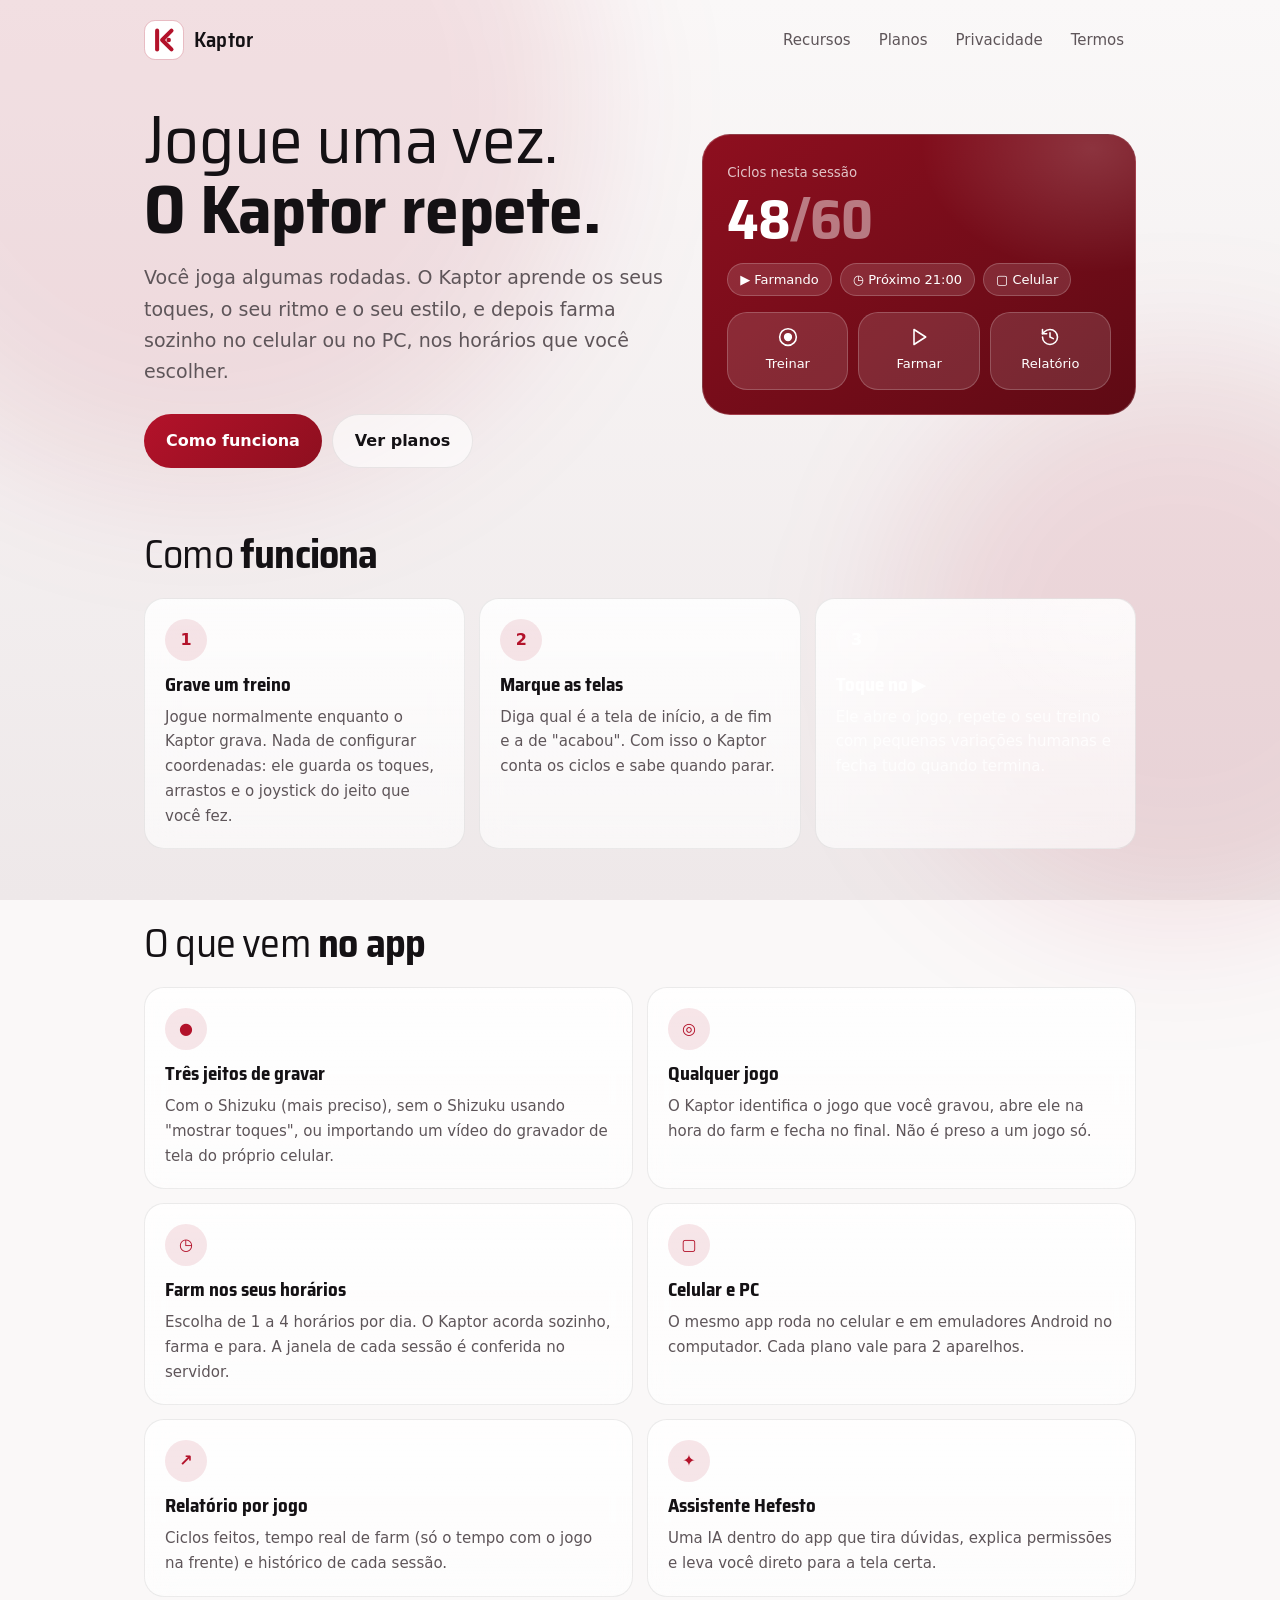
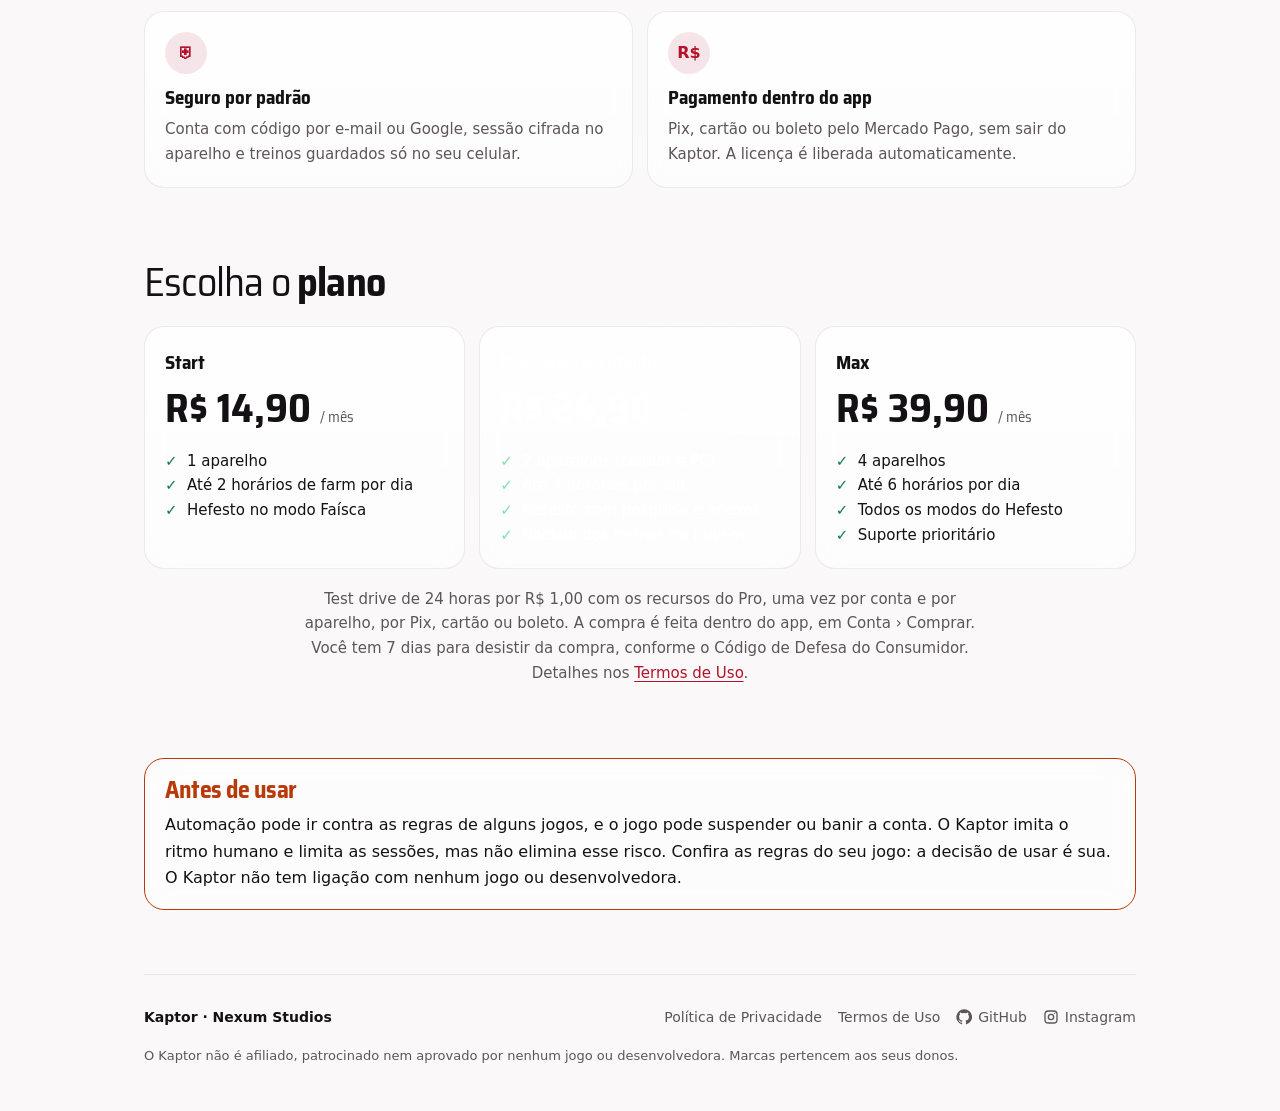
<file: index.html>
<!doctype html>
<html lang="pt-BR">
<head>
<meta charset="utf-8">
<meta name="viewport" content="width=device-width, initial-scale=1">
<title>Kaptor: jogue uma vez, o Kaptor repete</title>
<meta name="description" content="Kaptor é um app Android que aprende o seu jeito de jogar e repete sozinho para farmar no celular ou no PC, nos horários que você escolher.">
<meta name="theme-color" content="#0A0A0C">
<link rel="icon" href="favicon.svg" type="image/svg+xml">
<link rel="preconnect" href="https://fonts.googleapis.com">
<link rel="preconnect" href="https://fonts.gstatic.com" crossorigin>
<link href="https://fonts.googleapis.com/css2?family=Saira+Semi+Condensed:wght@400;500;600;700&display=swap" rel="stylesheet">
<link rel="stylesheet" href="assets/site.css">
</head>
<body>
<div class="glow g1"></div><div class="glow g2"></div>

<div class="wrap">
  <nav class="top" aria-label="Principal">
    <a class="brand" href="./" aria-label="Kaptor, início">
      <svg class="logo" viewBox="0 0 64 64" aria-hidden="true"><rect x=".75" y=".75" width="62.5" height="62.5" rx="17.25" style="fill:var(--logo-bg);stroke:var(--logo-edge)" stroke-width="1.5"/><g fill="none" style="stroke:var(--logo-k)" stroke-width="6.5" stroke-linecap="round" stroke-linejoin="round"><path d="M21 17V47"/><path d="M44 17L29 32L44 47"/></g><circle cx="39.5" cy="32" r="3.6" style="fill:var(--logo-k)"/></svg>
      <span class="name">Kaptor</span>
    </a>
    <div class="links">
      <a class="opt" href="#recursos">Recursos</a>
      <a class="opt" href="#planos">Planos</a>
      <a href="privacidade.html">Privacidade</a>
      <a href="termos.html">Termos</a>
    </div>
  </nav>

  <main>
  <div class="hero">
    <div>
      <h1 class="reveal">Jogue uma vez.<br><b>O Kaptor repete.</b></h1>
      <p class="lead reveal d1">Você joga algumas rodadas. O Kaptor aprende os seus toques, o seu ritmo e o seu estilo, e depois farma sozinho no celular ou no PC, nos horários que você escolher.</p>
      <div class="cta reveal d2">
        <a class="pill primary" href="#como">Como funciona</a>
        <a class="pill glass" href="#planos">Ver planos</a>
      </div>
    </div>
    <div class="red reveal d3" role="img" aria-label="Exemplo da tela inicial do app: 48 de 60 ciclos, farmando, próximo horário às 21:00">
      <small>Ciclos nesta sessão</small>
      <div class="big">48<span>/60</span></div>
      <div class="chips"><span class="chip">▶ Farmando</span><span class="chip">◷ Próximo 21:00</span><span class="chip">▢ Celular</span></div>
      <div class="actions">
        <div class="act"><svg width="20" height="20" viewBox="0 0 24 24" fill="none" stroke="#fff" stroke-width="1.9"><circle cx="12" cy="12" r="10"/><circle cx="12" cy="12" r="4" fill="#fff"/></svg>Treinar</div>
        <div class="act"><svg width="20" height="20" viewBox="0 0 24 24" fill="none" stroke="#fff" stroke-width="1.9" stroke-linejoin="round"><path d="M6 3L20 12L6 21Z"/></svg>Farmar</div>
        <div class="act"><svg width="20" height="20" viewBox="0 0 24 24" fill="none" stroke="#fff" stroke-width="1.9" stroke-linecap="round"><path d="M3 12a9 9 0 1 0 9-9 9.75 9.75 0 0 0-6.74 2.74L3 8"/><path d="M3 3v5h5"/><path d="M12 7v5l4 2"/></svg>Relatório</div>
      </div>
    </div>
  </div>

  <section id="como" aria-labelledby="como-t">
    <h2 id="como-t">Como <b>funciona</b></h2>
    <div class="grid three">
      <div class="tile"><div class="ico">1</div><h3>Grave um treino</h3><p>Jogue normalmente enquanto o Kaptor grava. Nada de configurar coordenadas: ele guarda os toques, arrastos e o joystick do jeito que você fez.</p></div>
      <div class="tile"><div class="ico">2</div><h3>Marque as telas</h3><p>Diga qual é a tela de início, a de fim e a de "acabou". Com isso o Kaptor conta os ciclos e sabe quando parar.</p></div>
      <div class="tile red"><div class="ico">3</div><h3>Toque no ▶</h3><p>Ele abre o jogo, repete o seu treino com pequenas variações humanas e fecha tudo quando termina.</p></div>
    </div>
  </section>

  <section id="recursos" aria-labelledby="rec-t">
    <h2 id="rec-t">O que vem <b>no app</b></h2>
    <div class="grid">
      <div class="tile"><div class="ico" aria-hidden="true">●</div><h3>Três jeitos de gravar</h3><p>Com o Shizuku (mais preciso), sem o Shizuku usando "mostrar toques", ou importando um vídeo do gravador de tela do próprio celular.</p></div>
      <div class="tile"><div class="ico" aria-hidden="true">◎</div><h3>Qualquer jogo</h3><p>O Kaptor identifica o jogo que você gravou, abre ele na hora do farm e fecha no final. Não é preso a um jogo só.</p></div>
      <div class="tile"><div class="ico" aria-hidden="true">◷</div><h3>Farm nos seus horários</h3><p>Escolha de 1 a 4 horários por dia. O Kaptor acorda sozinho, farma e para. A janela de cada sessão é conferida no servidor.</p></div>
      <div class="tile"><div class="ico" aria-hidden="true">▢</div><h3>Celular e PC</h3><p>O mesmo app roda no celular e em emuladores Android no computador. Cada plano vale para 2 aparelhos.</p></div>
      <div class="tile"><div class="ico" aria-hidden="true">↗</div><h3>Relatório por jogo</h3><p>Ciclos feitos, tempo real de farm (só o tempo com o jogo na frente) e histórico de cada sessão.</p></div>
      <div class="tile"><div class="ico" aria-hidden="true">✦</div><h3>Assistente Hefesto</h3><p>Uma IA dentro do app que tira dúvidas, explica permissões e leva você direto para a tela certa.</p></div>
      <div class="tile"><div class="ico" aria-hidden="true">⛨</div><h3>Seguro por padrão</h3><p>Conta com código por e-mail ou Google, sessão cifrada no aparelho e treinos guardados só no seu celular.</p></div>
      <div class="tile"><div class="ico" aria-hidden="true">R$</div><h3>Pagamento dentro do app</h3><p>Pix, cartão ou boleto pelo Mercado Pago, sem sair do Kaptor. A licença é liberada automaticamente.</p></div>
    </div>
  </section>

  <section id="planos" aria-labelledby="planos-t">
    <h2 id="planos-t">Escolha o <b>plano</b></h2>
    <div class="grid three">
      <div class="tile"><h3>Start</h3><div class="price">R$ 14,90 <small>/ mês</small></div>
        <ul class="check"><li>1 aparelho</li><li>Até 2 horários de farm por dia</li><li>Hefesto no modo Faísca</li></ul></div>
      <div class="tile red"><h3>Pro · mais escolhido</h3><div class="price">R$ 24,90 <small>/ mês</small></div>
        <ul class="check"><li>2 aparelhos (celular e PC)</li><li>Até 4 horários por dia</li><li>Hefesto com pesquisa e anexos</li><li>Backup dos treinos na nuvem</li></ul></div>
      <div class="tile"><h3>Max</h3><div class="price">R$ 39,90 <small>/ mês</small></div>
        <ul class="check"><li>4 aparelhos</li><li>Até 6 horários por dia</li><li>Todos os modos do Hefesto</li><li>Suporte prioritário</li></ul></div>
    </div>
    <p class="note">Test drive de 24 horas por R$ 1,00 com os recursos do Pro, uma vez por conta e por aparelho, por Pix, cartão ou boleto. A compra é feita dentro do app, em Conta › Comprar. Você tem 7 dias para desistir da compra, conforme o Código de Defesa do Consumidor. Detalhes nos <a href="termos.html">Termos de Uso</a>.</p>
  </section>

  <section aria-labelledby="aviso-t">
    <div class="warn-box">
      <h2 id="aviso-t" style="font-size:24px;margin:0 0 8px"><strong>Antes de usar</strong></h2>
      <p style="margin:0">Automação pode ir contra as regras de alguns jogos, e o jogo pode suspender ou banir a conta. O Kaptor imita o ritmo humano e limita as sessões, mas não elimina esse risco. Confira as regras do seu jogo: a decisão de usar é sua. O Kaptor não tem ligação com nenhum jogo ou desenvolvedora.</p>
    </div>
  </section>
  </main>

  <footer class="site">
    <span class="who">Kaptor · Nexum Studios</span>
    <nav aria-label="Links do rodapé">
      <a href="privacidade.html">Política de Privacidade</a>
      <a href="termos.html">Termos de Uso</a>
      <a href="https://github.com/muurxdev" rel="noopener"><svg width="16" height="16" viewBox="0 0 24 24" fill="currentColor" aria-hidden="true"><path d="M12 .5a11.5 11.5 0 0 0-3.64 22.41c.58.1.79-.25.79-.56v-2c-3.2.7-3.88-1.37-3.88-1.37-.52-1.33-1.28-1.69-1.28-1.69-1.05-.71.08-.7.08-.7 1.16.08 1.77 1.19 1.77 1.19 1.03 1.77 2.7 1.26 3.36.96.1-.75.4-1.26.73-1.55-2.55-.29-5.24-1.28-5.24-5.69 0-1.26.45-2.29 1.19-3.1-.12-.29-.52-1.46.11-3.05 0 0 .97-.31 3.17 1.18a11 11 0 0 1 5.77 0c2.2-1.49 3.17-1.18 3.17-1.18.63 1.59.23 2.76.11 3.05.74.81 1.19 1.84 1.19 3.1 0 4.42-2.7 5.39-5.26 5.68.41.36.78 1.06.78 2.14v3.17c0 .31.21.67.8.56A11.5 11.5 0 0 0 12 .5Z"/></svg>GitHub</a>
      <a href="https://www.instagram.com/muurx_/" rel="noopener"><svg width="16" height="16" viewBox="0 0 24 24" fill="none" stroke="currentColor" stroke-width="2" aria-hidden="true"><rect x="3" y="3" width="18" height="18" rx="5"/><circle cx="12" cy="12" r="4"/><circle cx="17.5" cy="6.5" r="1" fill="currentColor" stroke="none"/></svg>Instagram</a>
    </nav>
    <span class="fine">O Kaptor não é afiliado, patrocinado nem aprovado por nenhum jogo ou desenvolvedora. Marcas pertencem aos seus donos.</span>
  </footer>
</div>
</body>
</html>
</file>
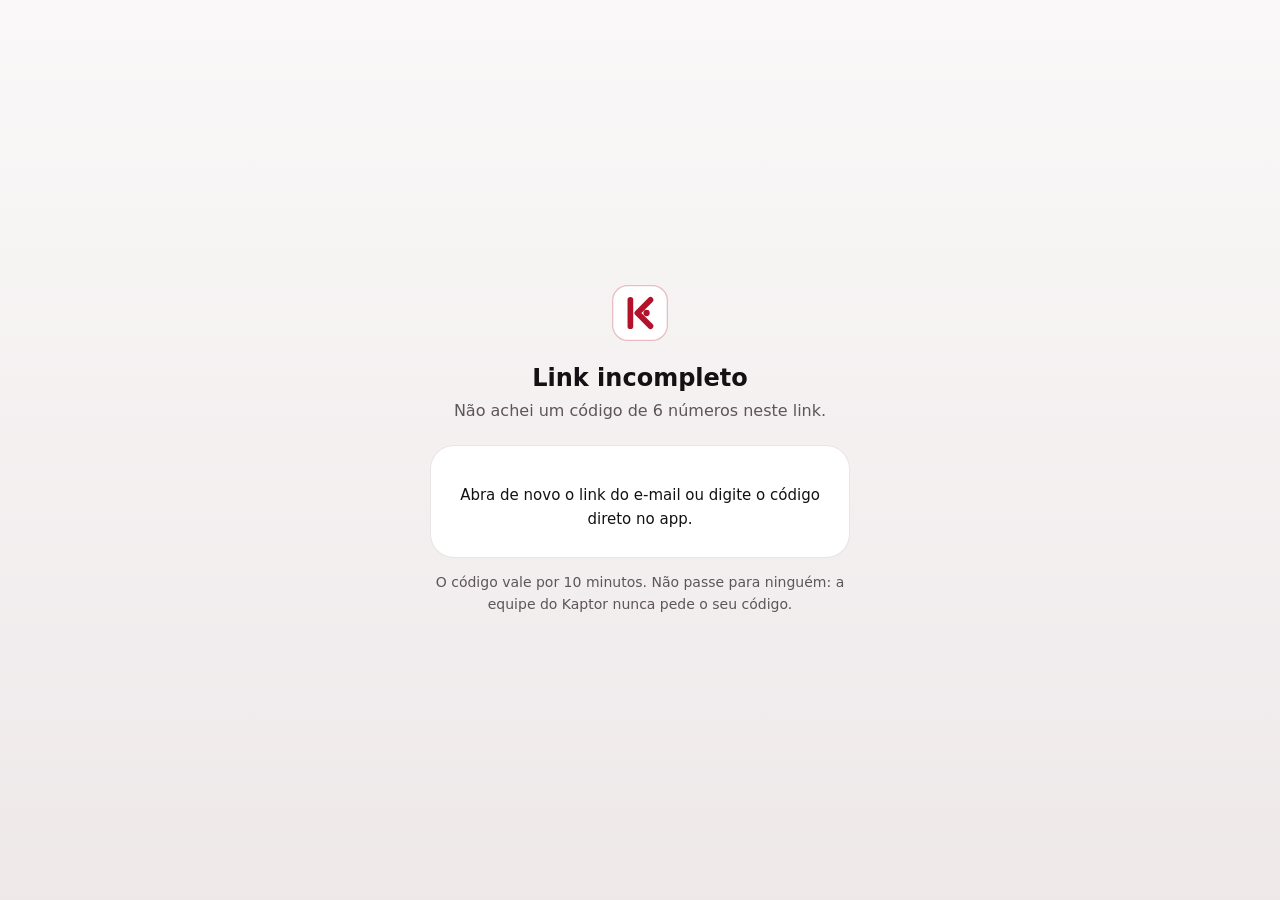
<file: c/index.html>
<!doctype html>
<html lang="pt-BR">
<head>
<meta charset="utf-8">
<meta name="viewport" content="width=device-width, initial-scale=1">
<!-- O código fica só no #fragmento (o navegador nunca manda o fragmento ao servidor). Página sem nada externo. -->
<meta http-equiv="Content-Security-Policy" content="default-src 'none'; style-src 'unsafe-inline'; script-src 'unsafe-inline'; img-src data:; base-uri 'none'; form-action 'none'">
<meta name="referrer" content="no-referrer">
<meta name="robots" content="noindex, nofollow">
<meta name="theme-color" content="#0A0A0C">
<title>Copiar código · Kaptor</title>
<link rel="icon" href="data:image/svg+xml,%3Csvg xmlns='http://www.w3.org/2000/svg' viewBox='0 0 64 64'%3E%3Crect width='64' height='64' rx='18' fill='%230A0A0C'/%3E%3Cg fill='none' stroke='%23D0142C' stroke-width='6.5' stroke-linecap='round' stroke-linejoin='round'%3E%3Cpath d='M21 17V47'/%3E%3Cpath d='M44 17L29 32L44 47'/%3E%3C/g%3E%3Ccircle cx='39.5' cy='32' r='3.6' fill='%23D0142C'/%3E%3C/svg%3E">
<style>
  :root {
    --bg-top: #FAF8F8; --bg-bottom: #EEE8E9; --card: #FFFFFF; --line: rgba(20,17,20,.10);
    --ink: #141114; --muted: #5E5559; --accent: #B3122A; --action: #B3122A; --action-deep: #8E0F1F;
    --ok: #157A4D; --logo-bg: #FFFFFF; --logo-k: #B3122A; --logo-edge: rgba(179,18,42,.25);
    color-scheme: light;
  }
  @media (prefers-color-scheme: dark) {
    :root {
      --bg-top: #0A0A0C; --bg-bottom: #141418; --card: #141418; --line: rgba(255,255,255,.10);
      --ink: #F2F1F3; --muted: #A8A6AD; --accent: #EC4A5F; --action: #D0142C; --action-deep: #8E0F1F;
      --ok: #4FD394; --logo-bg: #0A0A0C; --logo-k: #D0142C; --logo-edge: rgba(208,20,44,.35);
      color-scheme: dark;
    }
  }
  * { box-sizing: border-box; }
  body {
    margin: 0; min-height: 100vh; min-height: 100dvh; display: grid; place-items: center; padding: 24px 16px;
    color: var(--ink); background: linear-gradient(var(--bg-top), var(--bg-bottom)); background-color: var(--bg-top);
    font: 16px/1.55 "Segoe UI Variable Text", system-ui, -apple-system, Roboto, sans-serif;
  }
  main { width: 100%; max-width: 420px; text-align: center; }
  .logo { width: 56px; height: 56px; }
  h1 { font: 600 24px/1.25 "Segoe UI Variable Display", system-ui, sans-serif; margin: 14px 0 6px; }
  p { margin: 0; color: var(--muted); }
  .card { background: var(--card); border: 1px solid var(--line); border-radius: 24px; padding: 26px 20px; margin: 22px 0 14px; }
  .code {
    font: 700 clamp(40px, 13vw, 56px)/1.1 ui-monospace, "Cascadia Mono", "SF Mono", Menlo, Consolas, monospace;
    letter-spacing: .14em; padding-left: .14em; font-variant-numeric: tabular-nums;
    user-select: all; -webkit-user-select: all; cursor: text; margin: 0 0 20px; color: var(--ink);
  }
  button {
    width: 100%; min-height: 54px; border: 0; border-radius: 999px; cursor: pointer;
    font: 600 17px/1 system-ui, sans-serif; color: #fff; background: linear-gradient(135deg, var(--action), var(--action-deep));
    transition: transform .15s;
  }
  button:active { transform: scale(.97); }
  button:focus-visible { outline: 3px solid var(--accent); outline-offset: 3px; }
  button.done { background: var(--ok); }
  .status { min-height: 1.6em; margin-top: 12px; font-size: 15px; }
  .status.ok { color: var(--ok); font-weight: 600; }
  .hint { font-size: 14px; }
  .bad .code, .bad button { display: none; }
  @media (prefers-reduced-motion: reduce) { button { transition: none; } }
</style>
</head>
<body>
<main id="app">
  <svg class="logo" viewBox="0 0 64 64" aria-hidden="true"><rect x=".75" y=".75" width="62.5" height="62.5" rx="17.25" style="fill:var(--logo-bg);stroke:var(--logo-edge)" stroke-width="1.5"/><g fill="none" style="stroke:var(--logo-k)" stroke-width="6.5" stroke-linecap="round" stroke-linejoin="round"><path d="M21 17V47"/><path d="M44 17L29 32L44 47"/></g><circle cx="39.5" cy="32" r="3.6" style="fill:var(--logo-k)"/></svg>
  <h1 id="title">Seu código do Kaptor</h1>
  <p id="sub">Copie e cole no app para continuar.</p>
  <div class="card" id="card">
    <div class="code" id="code" aria-live="polite">------</div>
    <button type="button" id="copy">Copiar código</button>
    <div class="status" id="status" role="status" aria-live="polite"></div>
  </div>
  <p class="hint">O código vale por 10 minutos. Não passe para ninguém: a equipe do Kaptor nunca pede o seu código.</p>
</main>
<script>
(function () {
  "use strict";
  var raw = (location.hash || "").replace(/^#/, "");
  try { raw = decodeURIComponent(raw); } catch (e) { raw = ""; }
  raw = raw.trim();
  var codeEl = document.getElementById("code");
  var btn = document.getElementById("copy");
  var status = document.getElementById("status");

  if (!/^\d{6}$/.test(raw)) {
    document.getElementById("app").classList.add("bad");
    document.getElementById("title").textContent = "Link incompleto";
    document.getElementById("sub").textContent = "Não achei um código de 6 números neste link.";
    status.textContent = "Abra de novo o link do e-mail ou digite o código direto no app.";
    return;
  }

  var code = raw;
  codeEl.textContent = code;
  document.title = "Código " + code + " · Kaptor";

  function ok() {
    btn.textContent = "Copiado!";
    btn.classList.add("done");
    status.className = "status ok";
    status.textContent = "Agora é só colar no Kaptor.";
  }
  function blocked() {
    status.className = "status";
    status.textContent = "Não deu para copiar sozinho. Toque e segure o código para selecionar e copiar.";
  }
  // Plano B para navegadores sem a API de área de transferência: seleciona e usa execCommand.
  function legacyCopy() {
    try {
      var range = document.createRange();
      range.selectNodeContents(codeEl);
      var sel = window.getSelection();
      sel.removeAllRanges();
      sel.addRange(range);
      return document.execCommand && document.execCommand("copy");
    } catch (e) { return false; }
  }
  function copy(fromUser) {
    if (navigator.clipboard && window.isSecureContext) {
      return navigator.clipboard.writeText(code).then(ok, function () {
        if (fromUser && legacyCopy()) ok(); else if (fromUser) blocked();
      });
    }
    if (fromUser) { if (legacyCopy()) ok(); else blocked(); }
    return Promise.resolve();
  }

  btn.addEventListener("click", function () { copy(true); });
  // Tentativa automática ao abrir (alguns navegadores só deixam com um toque; aí o botão resolve).
  copy(false);
})();
</script>
</body>
</html>
</file>
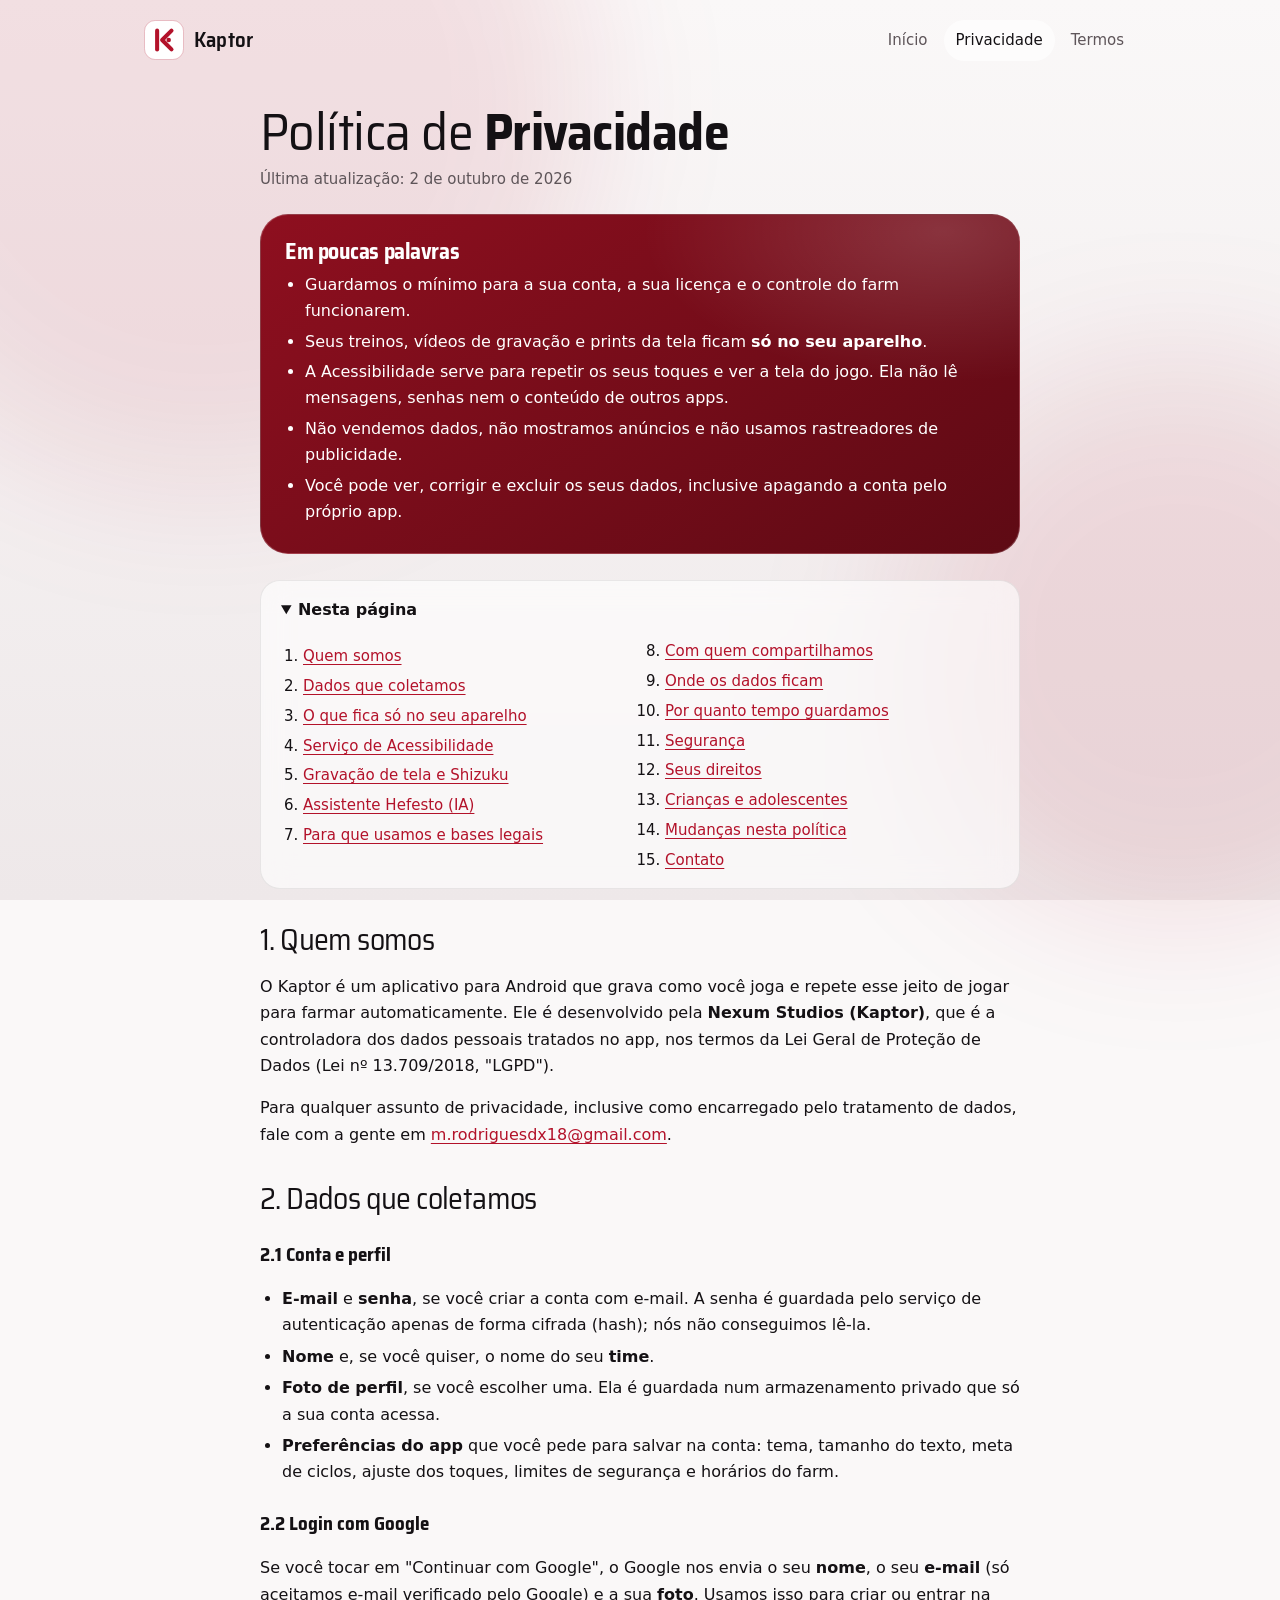
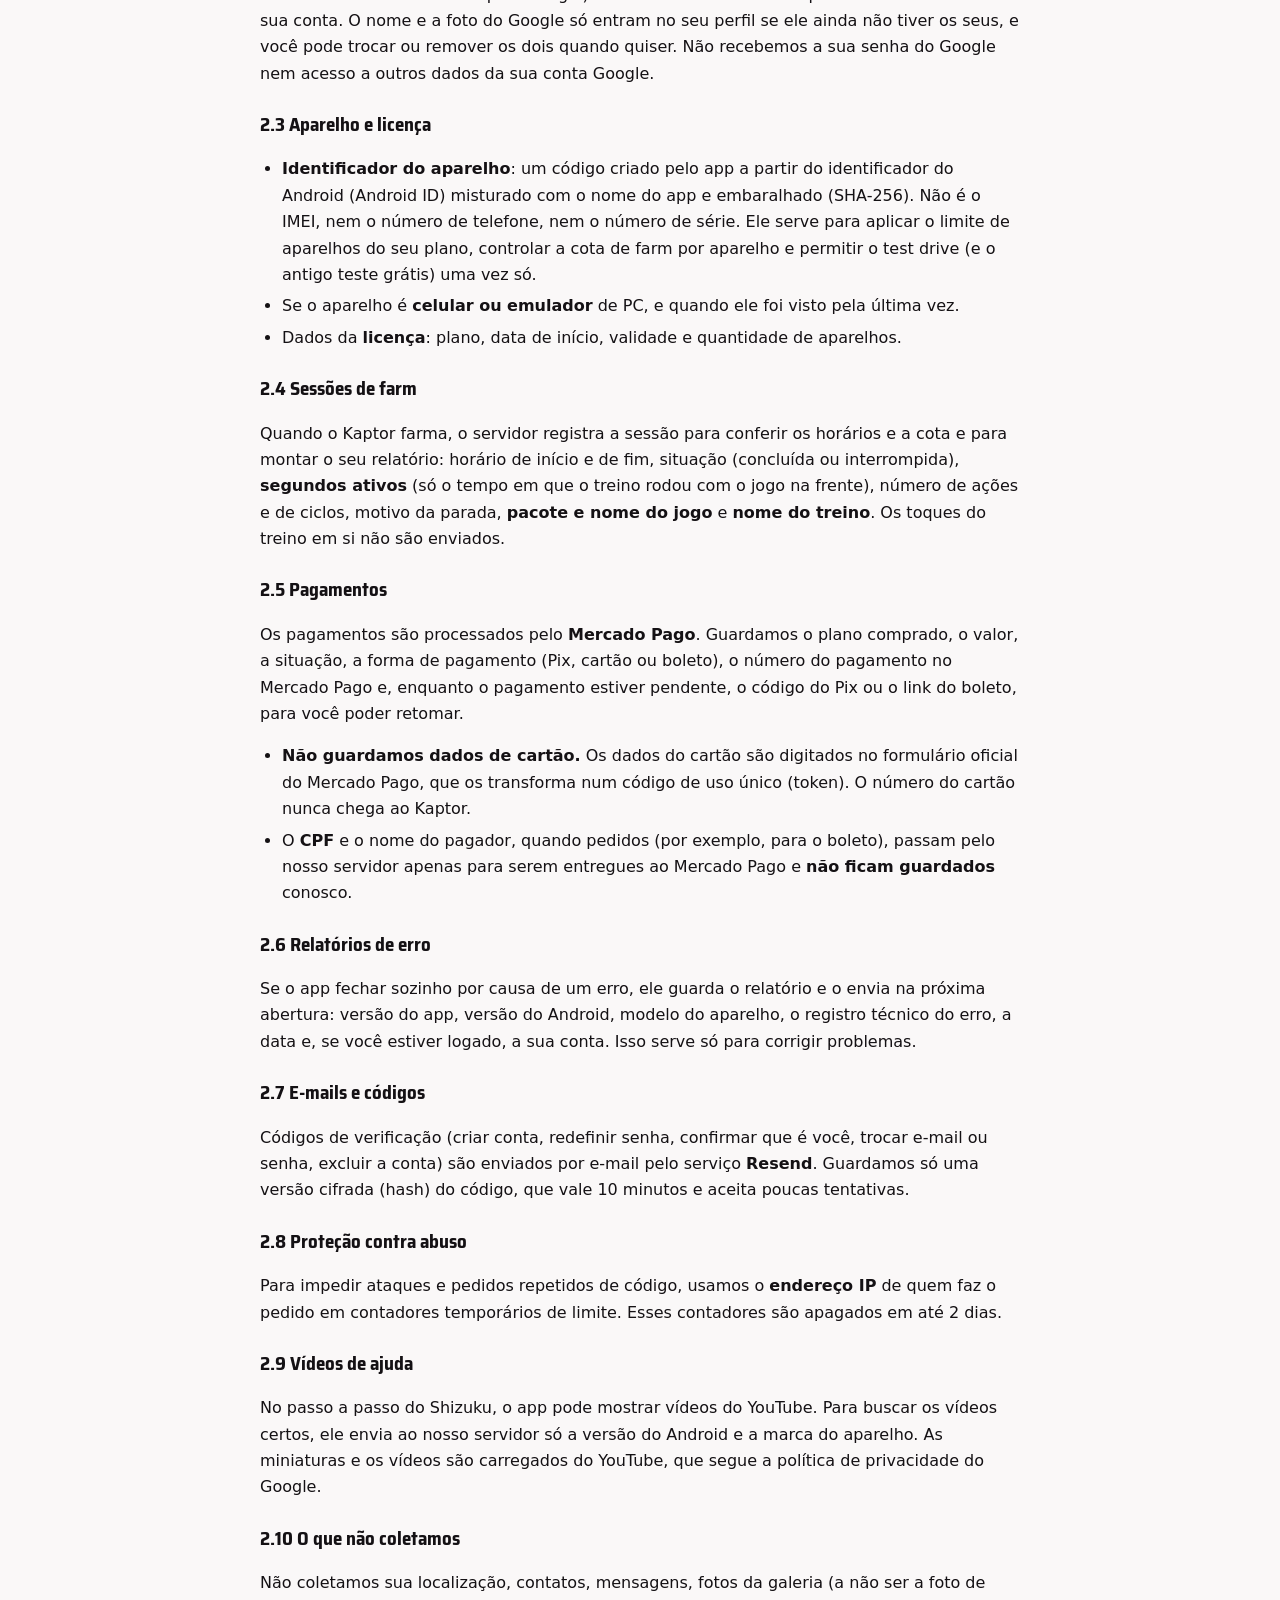
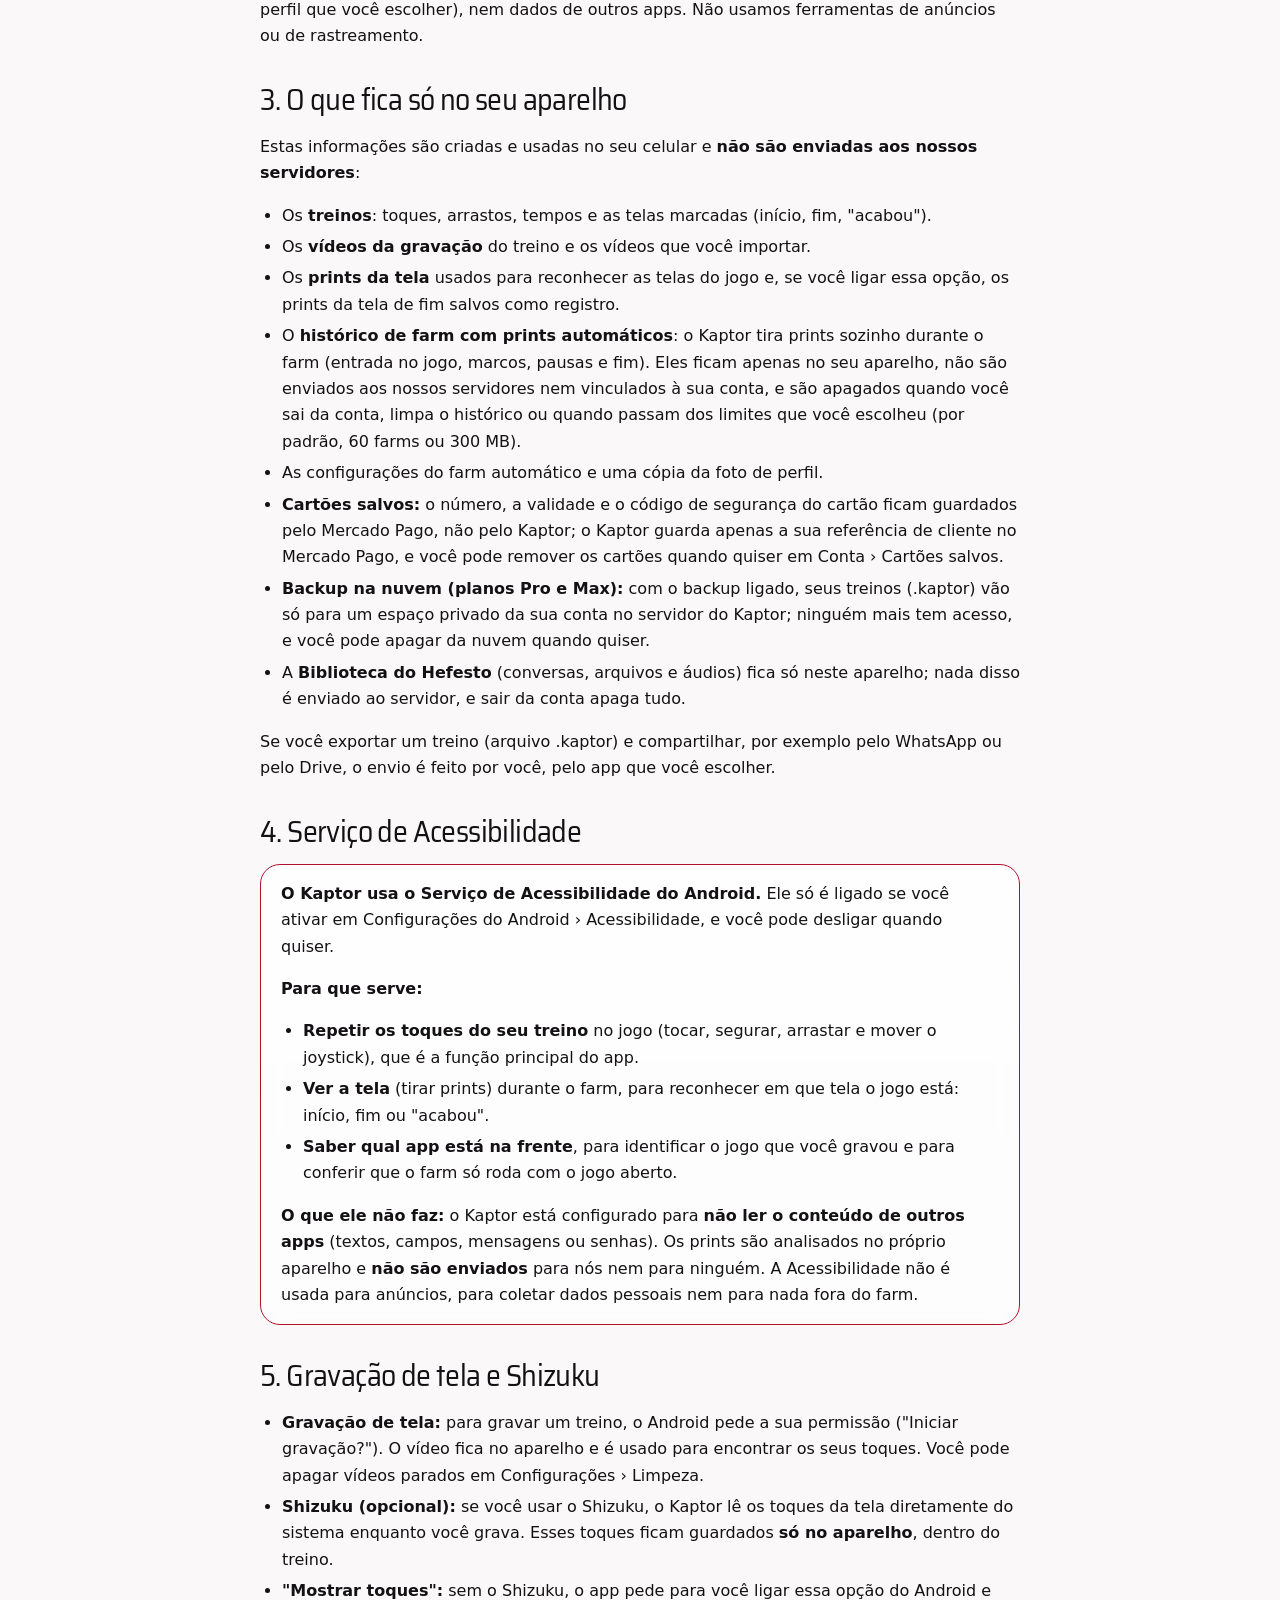
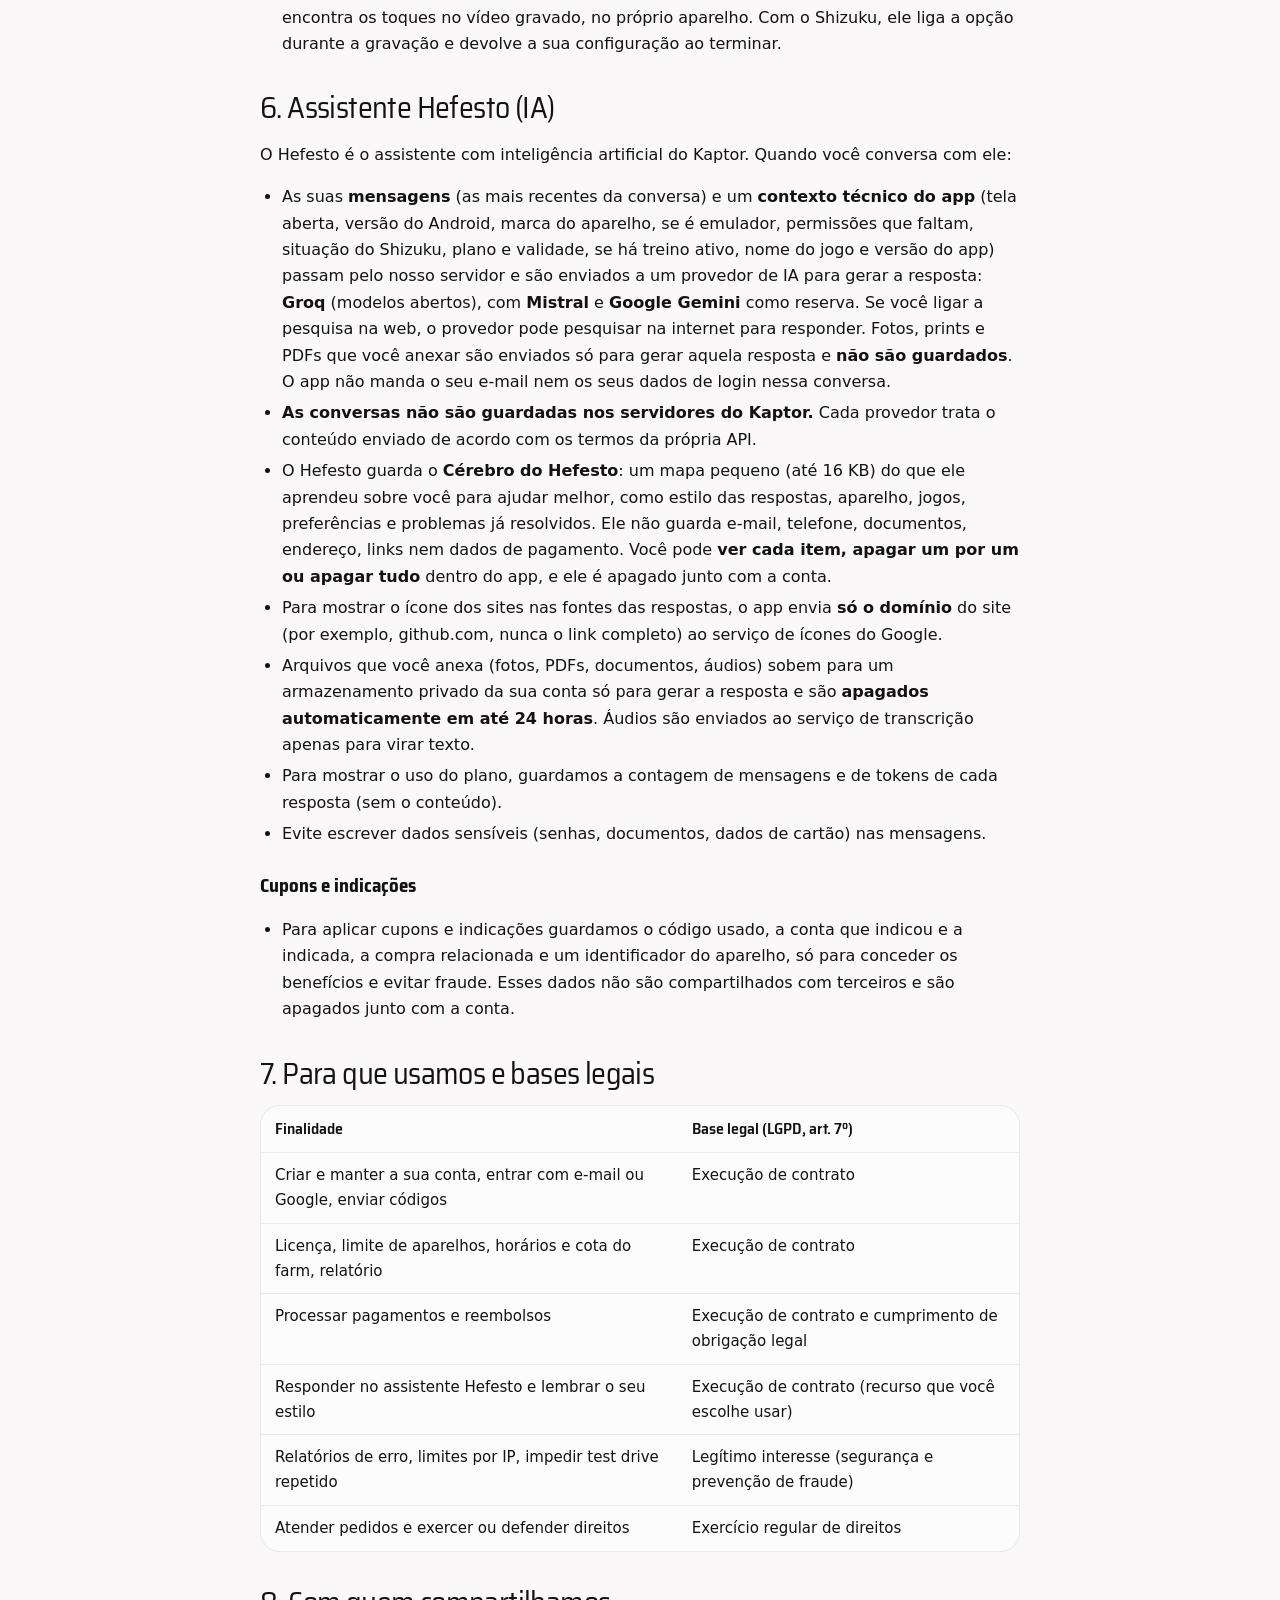
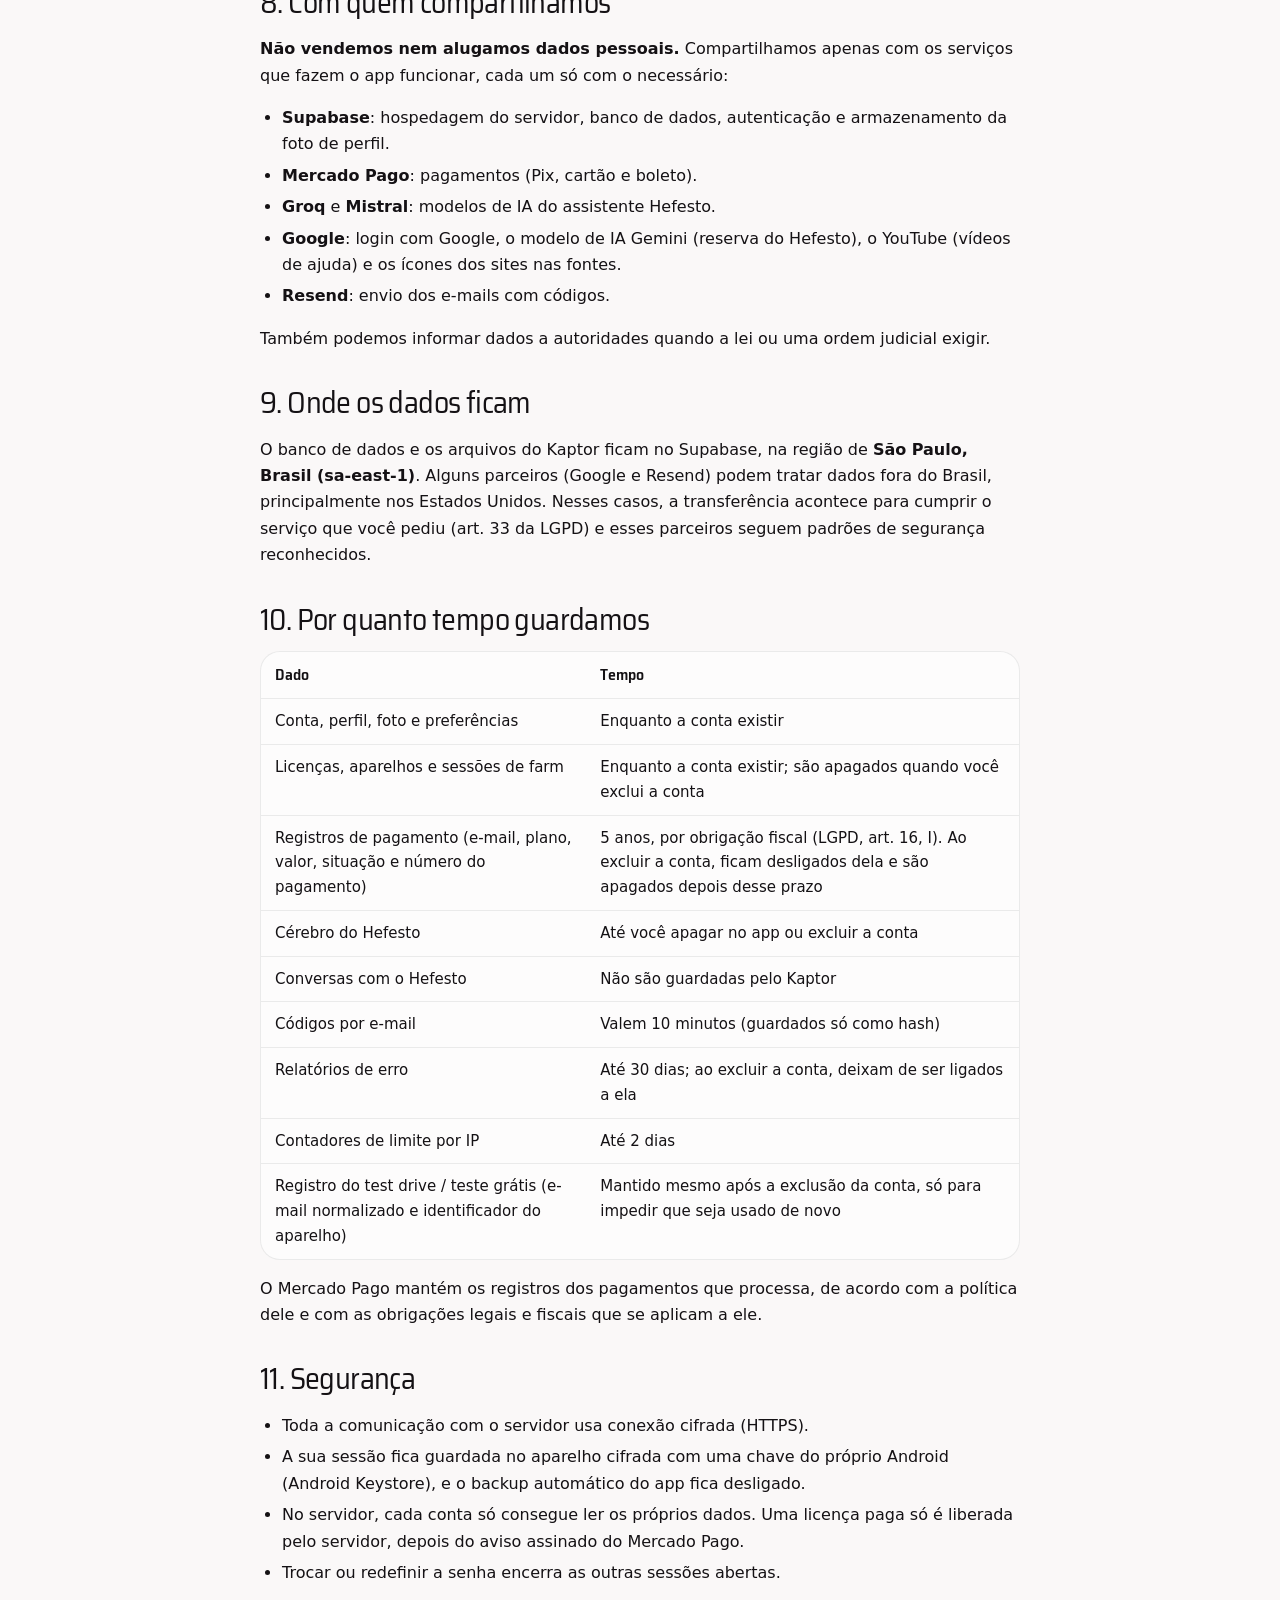
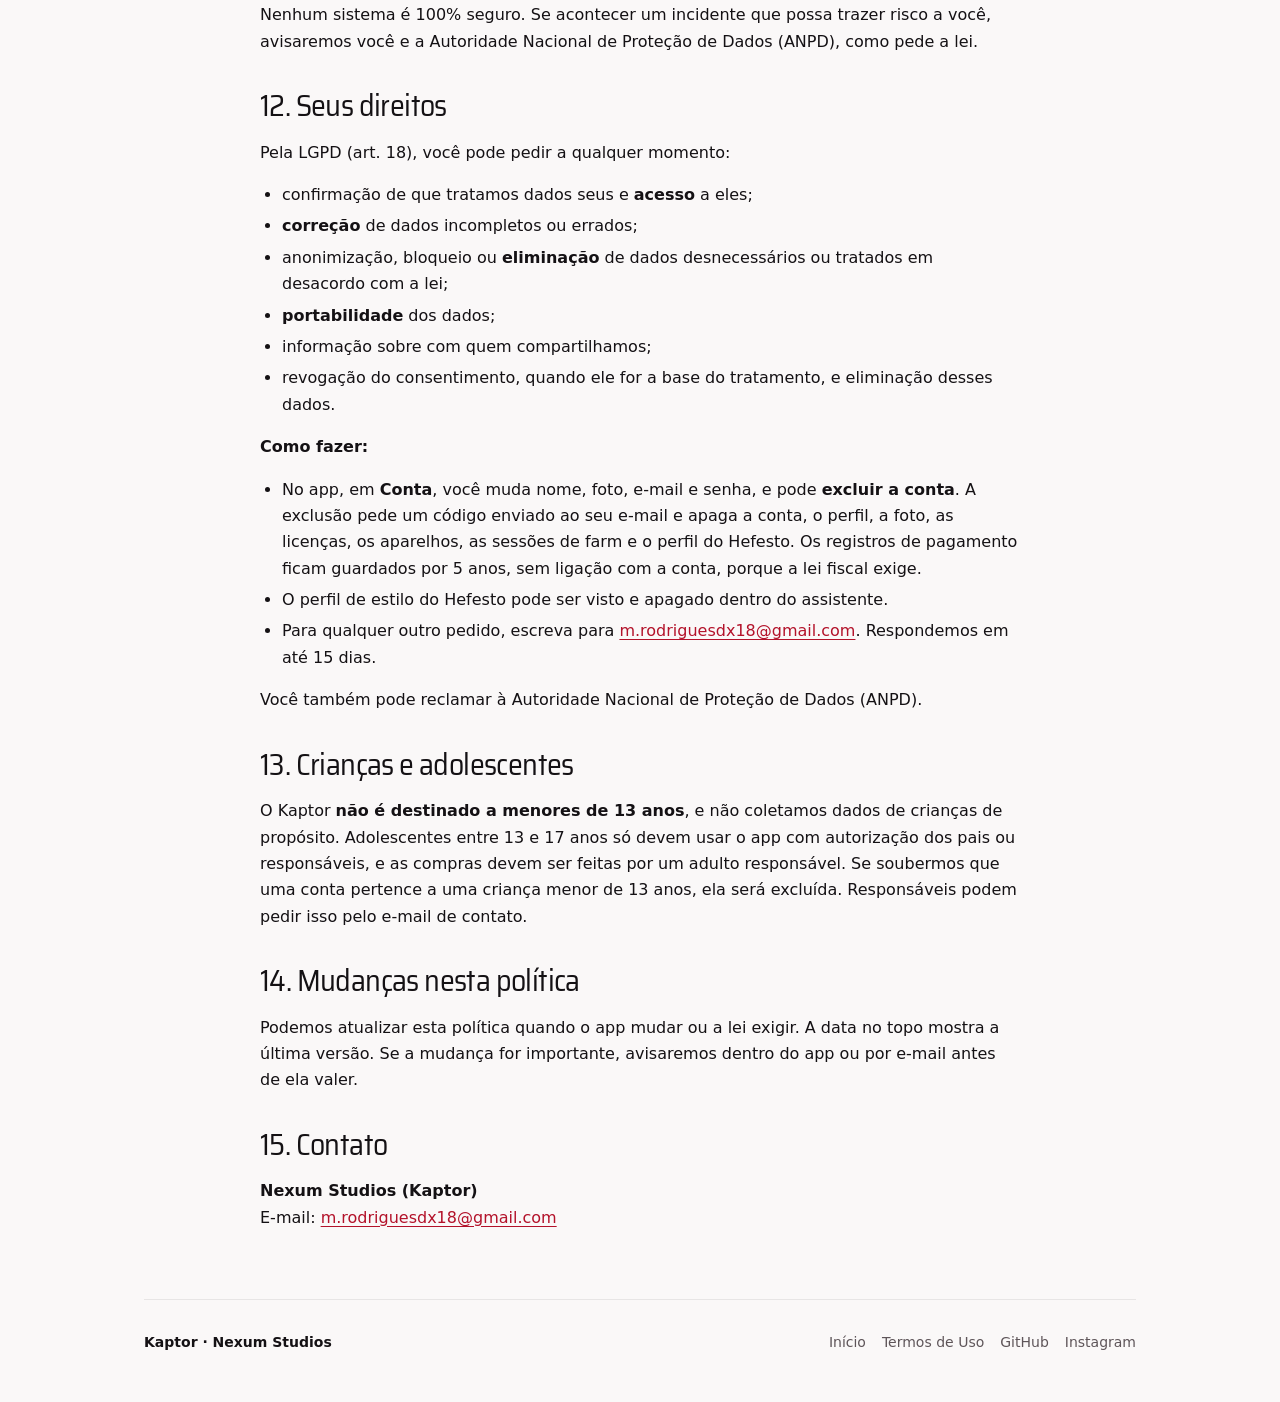
<file: privacidade.html>
<!doctype html>
<html lang="pt-BR">
<head>
<meta charset="utf-8">
<meta name="viewport" content="width=device-width, initial-scale=1">
<title>Política de Privacidade · Kaptor</title>
<meta name="description" content="Como o Kaptor coleta, usa, guarda e protege os seus dados, de acordo com a LGPD.">
<meta name="theme-color" content="#0A0A0C">
<link rel="icon" href="favicon.svg" type="image/svg+xml">
<link rel="preconnect" href="https://fonts.googleapis.com">
<link rel="preconnect" href="https://fonts.gstatic.com" crossorigin>
<link href="https://fonts.googleapis.com/css2?family=Saira+Semi+Condensed:wght@400;500;600;700&display=swap" rel="stylesheet">
<link rel="stylesheet" href="assets/site.css">
</head>
<body>
<div class="glow g1"></div><div class="glow g2"></div>

<div class="wrap">
  <nav class="top" aria-label="Principal">
    <a class="brand" href="./" aria-label="Kaptor, início">
      <svg class="logo" viewBox="0 0 64 64" aria-hidden="true"><rect x=".75" y=".75" width="62.5" height="62.5" rx="17.25" style="fill:var(--logo-bg);stroke:var(--logo-edge)" stroke-width="1.5"/><g fill="none" style="stroke:var(--logo-k)" stroke-width="6.5" stroke-linecap="round" stroke-linejoin="round"><path d="M21 17V47"/><path d="M44 17L29 32L44 47"/></g><circle cx="39.5" cy="32" r="3.6" style="fill:var(--logo-k)"/></svg>
      <span class="name">Kaptor</span>
    </a>
    <div class="links">
      <a class="opt" href="./">Início</a>
      <a href="privacidade.html" aria-current="page">Privacidade</a>
      <a href="termos.html">Termos</a>
    </div>
  </nav>

  <main class="doc">
    <h1>Política de <b>Privacidade</b></h1>
    <p class="meta">Última atualização: 2 de outubro de 2026</p>

    <div class="red summary">
      <h2>Em poucas palavras</h2>
      <ul>
        <li>Guardamos o mínimo para a sua conta, a sua licença e o controle do farm funcionarem.</li>
        <li>Seus treinos, vídeos de gravação e prints da tela ficam <b>só no seu aparelho</b>.</li>
        <li>A Acessibilidade serve para repetir os seus toques e ver a tela do jogo. Ela não lê mensagens, senhas nem o conteúdo de outros apps.</li>
        <li>Não vendemos dados, não mostramos anúncios e não usamos rastreadores de publicidade.</li>
        <li>Você pode ver, corrigir e excluir os seus dados, inclusive apagando a conta pelo próprio app.</li>
      </ul>
    </div>

    <details class="toc" open>
      <summary>Nesta página</summary>
      <ol>
        <li><a href="#quem">Quem somos</a></li>
        <li><a href="#coleta">Dados que coletamos</a></li>
        <li><a href="#aparelho">O que fica só no seu aparelho</a></li>
        <li><a href="#acessibilidade">Serviço de Acessibilidade</a></li>
        <li><a href="#gravacao">Gravação de tela e Shizuku</a></li>
        <li><a href="#hefesto">Assistente Hefesto (IA)</a></li>
        <li><a href="#uso">Para que usamos e bases legais</a></li>
        <li><a href="#compartilhamento">Com quem compartilhamos</a></li>
        <li><a href="#local">Onde os dados ficam</a></li>
        <li><a href="#retencao">Por quanto tempo guardamos</a></li>
        <li><a href="#seguranca">Segurança</a></li>
        <li><a href="#direitos">Seus direitos</a></li>
        <li><a href="#criancas">Crianças e adolescentes</a></li>
        <li><a href="#mudancas">Mudanças nesta política</a></li>
        <li><a href="#contato">Contato</a></li>
      </ol>
    </details>

    <h2 id="quem">1. Quem somos</h2>
    <p>O Kaptor é um aplicativo para Android que grava como você joga e repete esse jeito de jogar para farmar automaticamente. Ele é desenvolvido pela <b>Nexum Studios (Kaptor)</b>, que é a controladora dos dados pessoais tratados no app, nos termos da Lei Geral de Proteção de Dados (Lei nº 13.709/2018, "LGPD").</p>
    <p>Para qualquer assunto de privacidade, inclusive como encarregado pelo tratamento de dados, fale com a gente em <a href="mailto:m.rodriguesdx18@gmail.com">m.rodriguesdx18@gmail.com</a>.</p>

    <h2 id="coleta">2. Dados que coletamos</h2>

    <h3>2.1 Conta e perfil</h3>
    <ul>
      <li><b>E-mail</b> e <b>senha</b>, se você criar a conta com e-mail. A senha é guardada pelo serviço de autenticação apenas de forma cifrada (hash); nós não conseguimos lê-la.</li>
      <li><b>Nome</b> e, se você quiser, o nome do seu <b>time</b>.</li>
      <li><b>Foto de perfil</b>, se você escolher uma. Ela é guardada num armazenamento privado que só a sua conta acessa.</li>
      <li><b>Preferências do app</b> que você pede para salvar na conta: tema, tamanho do texto, meta de ciclos, ajuste dos toques, limites de segurança e horários do farm.</li>
    </ul>

    <h3>2.2 Login com Google</h3>
    <p>Se você tocar em "Continuar com Google", o Google nos envia o seu <b>nome</b>, o seu <b>e-mail</b> (só aceitamos e-mail verificado pelo Google) e a sua <b>foto</b>. Usamos isso para criar ou entrar na sua conta. O nome e a foto do Google só entram no seu perfil se ele ainda não tiver os seus, e você pode trocar ou remover os dois quando quiser. Não recebemos a sua senha do Google nem acesso a outros dados da sua conta Google.</p>

    <h3>2.3 Aparelho e licença</h3>
    <ul>
      <li><b>Identificador do aparelho</b>: um código criado pelo app a partir do identificador do Android (Android ID) misturado com o nome do app e embaralhado (SHA-256). Não é o IMEI, nem o número de telefone, nem o número de série. Ele serve para aplicar o limite de aparelhos do seu plano, controlar a cota de farm por aparelho e permitir o test drive (e o antigo teste grátis) uma vez só.</li>
      <li>Se o aparelho é <b>celular ou emulador</b> de PC, e quando ele foi visto pela última vez.</li>
      <li>Dados da <b>licença</b>: plano, data de início, validade e quantidade de aparelhos.</li>
    </ul>

    <h3>2.4 Sessões de farm</h3>
    <p>Quando o Kaptor farma, o servidor registra a sessão para conferir os horários e a cota e para montar o seu relatório: horário de início e de fim, situação (concluída ou interrompida), <b>segundos ativos</b> (só o tempo em que o treino rodou com o jogo na frente), número de ações e de ciclos, motivo da parada, <b>pacote e nome do jogo</b> e <b>nome do treino</b>. Os toques do treino em si não são enviados.</p>

    <h3>2.5 Pagamentos</h3>
    <p>Os pagamentos são processados pelo <b>Mercado Pago</b>. Guardamos o plano comprado, o valor, a situação, a forma de pagamento (Pix, cartão ou boleto), o número do pagamento no Mercado Pago e, enquanto o pagamento estiver pendente, o código do Pix ou o link do boleto, para você poder retomar.</p>
    <ul>
      <li><b>Não guardamos dados de cartão.</b> Os dados do cartão são digitados no formulário oficial do Mercado Pago, que os transforma num código de uso único (token). O número do cartão nunca chega ao Kaptor.</li>
      <li>O <b>CPF</b> e o nome do pagador, quando pedidos (por exemplo, para o boleto), passam pelo nosso servidor apenas para serem entregues ao Mercado Pago e <b>não ficam guardados</b> conosco.</li>
    </ul>

    <h3>2.6 Relatórios de erro</h3>
    <p>Se o app fechar sozinho por causa de um erro, ele guarda o relatório e o envia na próxima abertura: versão do app, versão do Android, modelo do aparelho, o registro técnico do erro, a data e, se você estiver logado, a sua conta. Isso serve só para corrigir problemas.</p>

    <h3>2.7 E-mails e códigos</h3>
    <p>Códigos de verificação (criar conta, redefinir senha, confirmar que é você, trocar e-mail ou senha, excluir a conta) são enviados por e-mail pelo serviço <b>Resend</b>. Guardamos só uma versão cifrada (hash) do código, que vale 10 minutos e aceita poucas tentativas.</p>

    <h3>2.8 Proteção contra abuso</h3>
    <p>Para impedir ataques e pedidos repetidos de código, usamos o <b>endereço IP</b> de quem faz o pedido em contadores temporários de limite. Esses contadores são apagados em até 2 dias.</p>

    <h3>2.9 Vídeos de ajuda</h3>
    <p>No passo a passo do Shizuku, o app pode mostrar vídeos do YouTube. Para buscar os vídeos certos, ele envia ao nosso servidor só a versão do Android e a marca do aparelho. As miniaturas e os vídeos são carregados do YouTube, que segue a política de privacidade do Google.</p>

    <h3>2.10 O que não coletamos</h3>
    <p>Não coletamos sua localização, contatos, mensagens, fotos da galeria (a não ser a foto de perfil que você escolher), nem dados de outros apps. Não usamos ferramentas de anúncios ou de rastreamento.</p>

    <h2 id="aparelho">3. O que fica só no seu aparelho</h2>
    <p>Estas informações são criadas e usadas no seu celular e <b>não são enviadas aos nossos servidores</b>:</p>
    <ul>
      <li>Os <b>treinos</b>: toques, arrastos, tempos e as telas marcadas (início, fim, "acabou").</li>
      <li>Os <b>vídeos da gravação</b> do treino e os vídeos que você importar.</li>
      <li>Os <b>prints da tela</b> usados para reconhecer as telas do jogo e, se você ligar essa opção, os prints da tela de fim salvos como registro.</li>
      <li>O <b>histórico de farm com prints automáticos</b>: o Kaptor tira prints sozinho durante o farm (entrada no jogo, marcos, pausas e fim). Eles ficam apenas no seu aparelho, não são enviados aos nossos servidores nem vinculados à sua conta, e são apagados quando você sai da conta, limpa o histórico ou quando passam dos limites que você escolheu (por padrão, 60 farms ou 300 MB).</li>
      <li>As configurações do farm automático e uma cópia da foto de perfil.</li>
      <li><b>Cartões salvos:</b> o número, a validade e o código de segurança do cartão ficam guardados pelo Mercado Pago, não pelo Kaptor; o Kaptor guarda apenas a sua referência de cliente no Mercado Pago, e você pode remover os cartões quando quiser em Conta › Cartões salvos.</li>
      <li><b>Backup na nuvem (planos Pro e Max):</b> com o backup ligado, seus treinos (.kaptor) vão só para um espaço privado da sua conta no servidor do Kaptor; ninguém mais tem acesso, e você pode apagar da nuvem quando quiser.</li>
      <li>A <b>Biblioteca do Hefesto</b> (conversas, arquivos e áudios) fica só neste aparelho; nada disso é enviado ao servidor, e sair da conta apaga tudo.</li>
    </ul>
    <p>Se você exportar um treino (arquivo .kaptor) e compartilhar, por exemplo pelo WhatsApp ou pelo Drive, o envio é feito por você, pelo app que você escolher.</p>

    <h2 id="acessibilidade">4. Serviço de Acessibilidade</h2>
    <div class="card alert">
      <p><b>O Kaptor usa o Serviço de Acessibilidade do Android.</b> Ele só é ligado se você ativar em Configurações do Android › Acessibilidade, e você pode desligar quando quiser.</p>
      <p><b>Para que serve:</b></p>
      <ul>
        <li><b>Repetir os toques do seu treino</b> no jogo (tocar, segurar, arrastar e mover o joystick), que é a função principal do app.</li>
        <li><b>Ver a tela</b> (tirar prints) durante o farm, para reconhecer em que tela o jogo está: início, fim ou "acabou".</li>
        <li><b>Saber qual app está na frente</b>, para identificar o jogo que você gravou e para conferir que o farm só roda com o jogo aberto.</li>
      </ul>
      <p><b>O que ele não faz:</b> o Kaptor está configurado para <b>não ler o conteúdo de outros apps</b> (textos, campos, mensagens ou senhas). Os prints são analisados no próprio aparelho e <b>não são enviados</b> para nós nem para ninguém. A Acessibilidade não é usada para anúncios, para coletar dados pessoais nem para nada fora do farm.</p>
    </div>

    <h2 id="gravacao">5. Gravação de tela e Shizuku</h2>
    <ul>
      <li><b>Gravação de tela:</b> para gravar um treino, o Android pede a sua permissão ("Iniciar gravação?"). O vídeo fica no aparelho e é usado para encontrar os seus toques. Você pode apagar vídeos parados em Configurações › Limpeza.</li>
      <li><b>Shizuku (opcional):</b> se você usar o Shizuku, o Kaptor lê os toques da tela diretamente do sistema enquanto você grava. Esses toques ficam guardados <b>só no aparelho</b>, dentro do treino.</li>
      <li><b>"Mostrar toques":</b> sem o Shizuku, o app pede para você ligar essa opção do Android e encontra os toques no vídeo gravado, no próprio aparelho. Com o Shizuku, ele liga a opção durante a gravação e devolve a sua configuração ao terminar.</li>
    </ul>

    <h2 id="hefesto">6. Assistente Hefesto (IA)</h2>
    <p>O Hefesto é o assistente com inteligência artificial do Kaptor. Quando você conversa com ele:</p>
    <ul>
      <li>As suas <b>mensagens</b> (as mais recentes da conversa) e um <b>contexto técnico do app</b> (tela aberta, versão do Android, marca do aparelho, se é emulador, permissões que faltam, situação do Shizuku, plano e validade, se há treino ativo, nome do jogo e versão do app) passam pelo nosso servidor e são enviados a um provedor de IA para gerar a resposta: <b>Groq</b> (modelos abertos), com <b>Mistral</b> e <b>Google Gemini</b> como reserva. Se você ligar a pesquisa na web, o provedor pode pesquisar na internet para responder. Fotos, prints e PDFs que você anexar são enviados só para gerar aquela resposta e <b>não são guardados</b>. O app não manda o seu e-mail nem os seus dados de login nessa conversa.</li>
      <li><b>As conversas não são guardadas nos servidores do Kaptor.</b> Cada provedor trata o conteúdo enviado de acordo com os termos da própria API.</li>
      <li>O Hefesto guarda o <b>Cérebro do Hefesto</b>: um mapa pequeno (até 16 KB) do que ele aprendeu sobre você para ajudar melhor, como estilo das respostas, aparelho, jogos, preferências e problemas já resolvidos. Ele não guarda e-mail, telefone, documentos, endereço, links nem dados de pagamento. Você pode <b>ver cada item, apagar um por um ou apagar tudo</b> dentro do app, e ele é apagado junto com a conta.</li>
      <li>Para mostrar o ícone dos sites nas fontes das respostas, o app envia <b>só o domínio</b> do site (por exemplo, github.com, nunca o link completo) ao serviço de ícones do Google.</li>
      <li>Arquivos que você anexa (fotos, PDFs, documentos, áudios) sobem para um armazenamento privado da sua conta só para gerar a resposta e são <b>apagados automaticamente em até 24 horas</b>. Áudios são enviados ao serviço de transcrição apenas para virar texto.</li>
      <li>Para mostrar o uso do plano, guardamos a contagem de mensagens e de tokens de cada resposta (sem o conteúdo).</li>
      <li>Evite escrever dados sensíveis (senhas, documentos, dados de cartão) nas mensagens.</li>
    </ul>
    <h3>Cupons e indicações</h3>
    <ul>
      <li>Para aplicar cupons e indicações guardamos o código usado, a conta que indicou e a indicada, a compra relacionada e um identificador do aparelho, só para conceder os benefícios e evitar fraude. Esses dados não são compartilhados com terceiros e são apagados junto com a conta.</li>
    </ul>

    <h2 id="uso">7. Para que usamos e bases legais</h2>
    <div class="table-wrap">
      <table class="stack">
        <thead><tr><th>Finalidade</th><th>Base legal (LGPD, art. 7º)</th></tr></thead>
        <tbody>
          <tr><td>Criar e manter a sua conta, entrar com e-mail ou Google, enviar códigos</td><td>Execução de contrato</td></tr>
          <tr><td>Licença, limite de aparelhos, horários e cota do farm, relatório</td><td>Execução de contrato</td></tr>
          <tr><td>Processar pagamentos e reembolsos</td><td>Execução de contrato e cumprimento de obrigação legal</td></tr>
          <tr><td>Responder no assistente Hefesto e lembrar o seu estilo</td><td>Execução de contrato (recurso que você escolhe usar)</td></tr>
          <tr><td>Relatórios de erro, limites por IP, impedir test drive repetido</td><td>Legítimo interesse (segurança e prevenção de fraude)</td></tr>
          <tr><td>Atender pedidos e exercer ou defender direitos</td><td>Exercício regular de direitos</td></tr>
        </tbody>
      </table>
    </div>

    <h2 id="compartilhamento">8. Com quem compartilhamos</h2>
    <p><b>Não vendemos nem alugamos dados pessoais.</b> Compartilhamos apenas com os serviços que fazem o app funcionar, cada um só com o necessário:</p>
    <ul>
      <li><b>Supabase</b>: hospedagem do servidor, banco de dados, autenticação e armazenamento da foto de perfil.</li>
      <li><b>Mercado Pago</b>: pagamentos (Pix, cartão e boleto).</li>
      <li><b>Groq</b> e <b>Mistral</b>: modelos de IA do assistente Hefesto.</li>
      <li><b>Google</b>: login com Google, o modelo de IA Gemini (reserva do Hefesto), o YouTube (vídeos de ajuda) e os ícones dos sites nas fontes.</li>
      <li><b>Resend</b>: envio dos e-mails com códigos.</li>
    </ul>
    <p>Também podemos informar dados a autoridades quando a lei ou uma ordem judicial exigir.</p>

    <h2 id="local">9. Onde os dados ficam</h2>
    <p>O banco de dados e os arquivos do Kaptor ficam no Supabase, na região de <b>São Paulo, Brasil (sa-east-1)</b>. Alguns parceiros (Google e Resend) podem tratar dados fora do Brasil, principalmente nos Estados Unidos. Nesses casos, a transferência acontece para cumprir o serviço que você pediu (art. 33 da LGPD) e esses parceiros seguem padrões de segurança reconhecidos.</p>

    <h2 id="retencao">10. Por quanto tempo guardamos</h2>
    <div class="table-wrap">
      <table class="stack">
        <thead><tr><th>Dado</th><th>Tempo</th></tr></thead>
        <tbody>
          <tr><td>Conta, perfil, foto e preferências</td><td>Enquanto a conta existir</td></tr>
          <tr><td>Licenças, aparelhos e sessões de farm</td><td>Enquanto a conta existir; são apagados quando você exclui a conta</td></tr>
          <tr><td>Registros de pagamento (e-mail, plano, valor, situação e número do pagamento)</td><td>5 anos, por obrigação fiscal (LGPD, art. 16, I). Ao excluir a conta, ficam desligados dela e são apagados depois desse prazo</td></tr>
          <tr><td>Cérebro do Hefesto</td><td>Até você apagar no app ou excluir a conta</td></tr>
          <tr><td>Conversas com o Hefesto</td><td>Não são guardadas pelo Kaptor</td></tr>
          <tr><td>Códigos por e-mail</td><td>Valem 10 minutos (guardados só como hash)</td></tr>
          <tr><td>Relatórios de erro</td><td>Até 30 dias; ao excluir a conta, deixam de ser ligados a ela</td></tr>
          <tr><td>Contadores de limite por IP</td><td>Até 2 dias</td></tr>
          <tr><td>Registro do test drive / teste grátis (e-mail normalizado e identificador do aparelho)</td><td>Mantido mesmo após a exclusão da conta, só para impedir que seja usado de novo</td></tr>
        </tbody>
      </table>
    </div>
    <p>O Mercado Pago mantém os registros dos pagamentos que processa, de acordo com a política dele e com as obrigações legais e fiscais que se aplicam a ele.</p>

    <h2 id="seguranca">11. Segurança</h2>
    <ul>
      <li>Toda a comunicação com o servidor usa conexão cifrada (HTTPS).</li>
      <li>A sua sessão fica guardada no aparelho cifrada com uma chave do próprio Android (Android Keystore), e o backup automático do app fica desligado.</li>
      <li>No servidor, cada conta só consegue ler os próprios dados. Uma licença paga só é liberada pelo servidor, depois do aviso assinado do Mercado Pago.</li>
      <li>Trocar ou redefinir a senha encerra as outras sessões abertas.</li>
    </ul>
    <p>Nenhum sistema é 100% seguro. Se acontecer um incidente que possa trazer risco a você, avisaremos você e a Autoridade Nacional de Proteção de Dados (ANPD), como pede a lei.</p>

    <h2 id="direitos">12. Seus direitos</h2>
    <p>Pela LGPD (art. 18), você pode pedir a qualquer momento:</p>
    <ul>
      <li>confirmação de que tratamos dados seus e <b>acesso</b> a eles;</li>
      <li><b>correção</b> de dados incompletos ou errados;</li>
      <li>anonimização, bloqueio ou <b>eliminação</b> de dados desnecessários ou tratados em desacordo com a lei;</li>
      <li><b>portabilidade</b> dos dados;</li>
      <li>informação sobre com quem compartilhamos;</li>
      <li>revogação do consentimento, quando ele for a base do tratamento, e eliminação desses dados.</li>
    </ul>
    <p><b>Como fazer:</b></p>
    <ul>
      <li>No app, em <b>Conta</b>, você muda nome, foto, e-mail e senha, e pode <b>excluir a conta</b>. A exclusão pede um código enviado ao seu e-mail e apaga a conta, o perfil, a foto, as licenças, os aparelhos, as sessões de farm e o perfil do Hefesto. Os registros de pagamento ficam guardados por 5 anos, sem ligação com a conta, porque a lei fiscal exige.</li>
      <li>O perfil de estilo do Hefesto pode ser visto e apagado dentro do assistente.</li>
      <li>Para qualquer outro pedido, escreva para <a href="mailto:m.rodriguesdx18@gmail.com">m.rodriguesdx18@gmail.com</a>. Respondemos em até 15 dias.</li>
    </ul>
    <p>Você também pode reclamar à Autoridade Nacional de Proteção de Dados (ANPD).</p>

    <h2 id="criancas">13. Crianças e adolescentes</h2>
    <p>O Kaptor <b>não é destinado a menores de 13 anos</b>, e não coletamos dados de crianças de propósito. Adolescentes entre 13 e 17 anos só devem usar o app com autorização dos pais ou responsáveis, e as compras devem ser feitas por um adulto responsável. Se soubermos que uma conta pertence a uma criança menor de 13 anos, ela será excluída. Responsáveis podem pedir isso pelo e-mail de contato.</p>

    <h2 id="mudancas">14. Mudanças nesta política</h2>
    <p>Podemos atualizar esta política quando o app mudar ou a lei exigir. A data no topo mostra a última versão. Se a mudança for importante, avisaremos dentro do app ou por e-mail antes de ela valer.</p>

    <h2 id="contato">15. Contato</h2>
    <p><b>Nexum Studios (Kaptor)</b><br>E-mail: <a href="mailto:m.rodriguesdx18@gmail.com">m.rodriguesdx18@gmail.com</a></p>
  </main>

  <footer class="site">
    <span class="who">Kaptor · Nexum Studios</span>
    <nav aria-label="Links do rodapé">
      <a href="./">Início</a>
      <a href="termos.html">Termos de Uso</a>
      <a href="https://github.com/muurxdev" rel="noopener">GitHub</a>
      <a href="https://www.instagram.com/muurx_/" rel="noopener">Instagram</a>
    </nav>
  </footer>
</div>
</body>
</html>
</file>
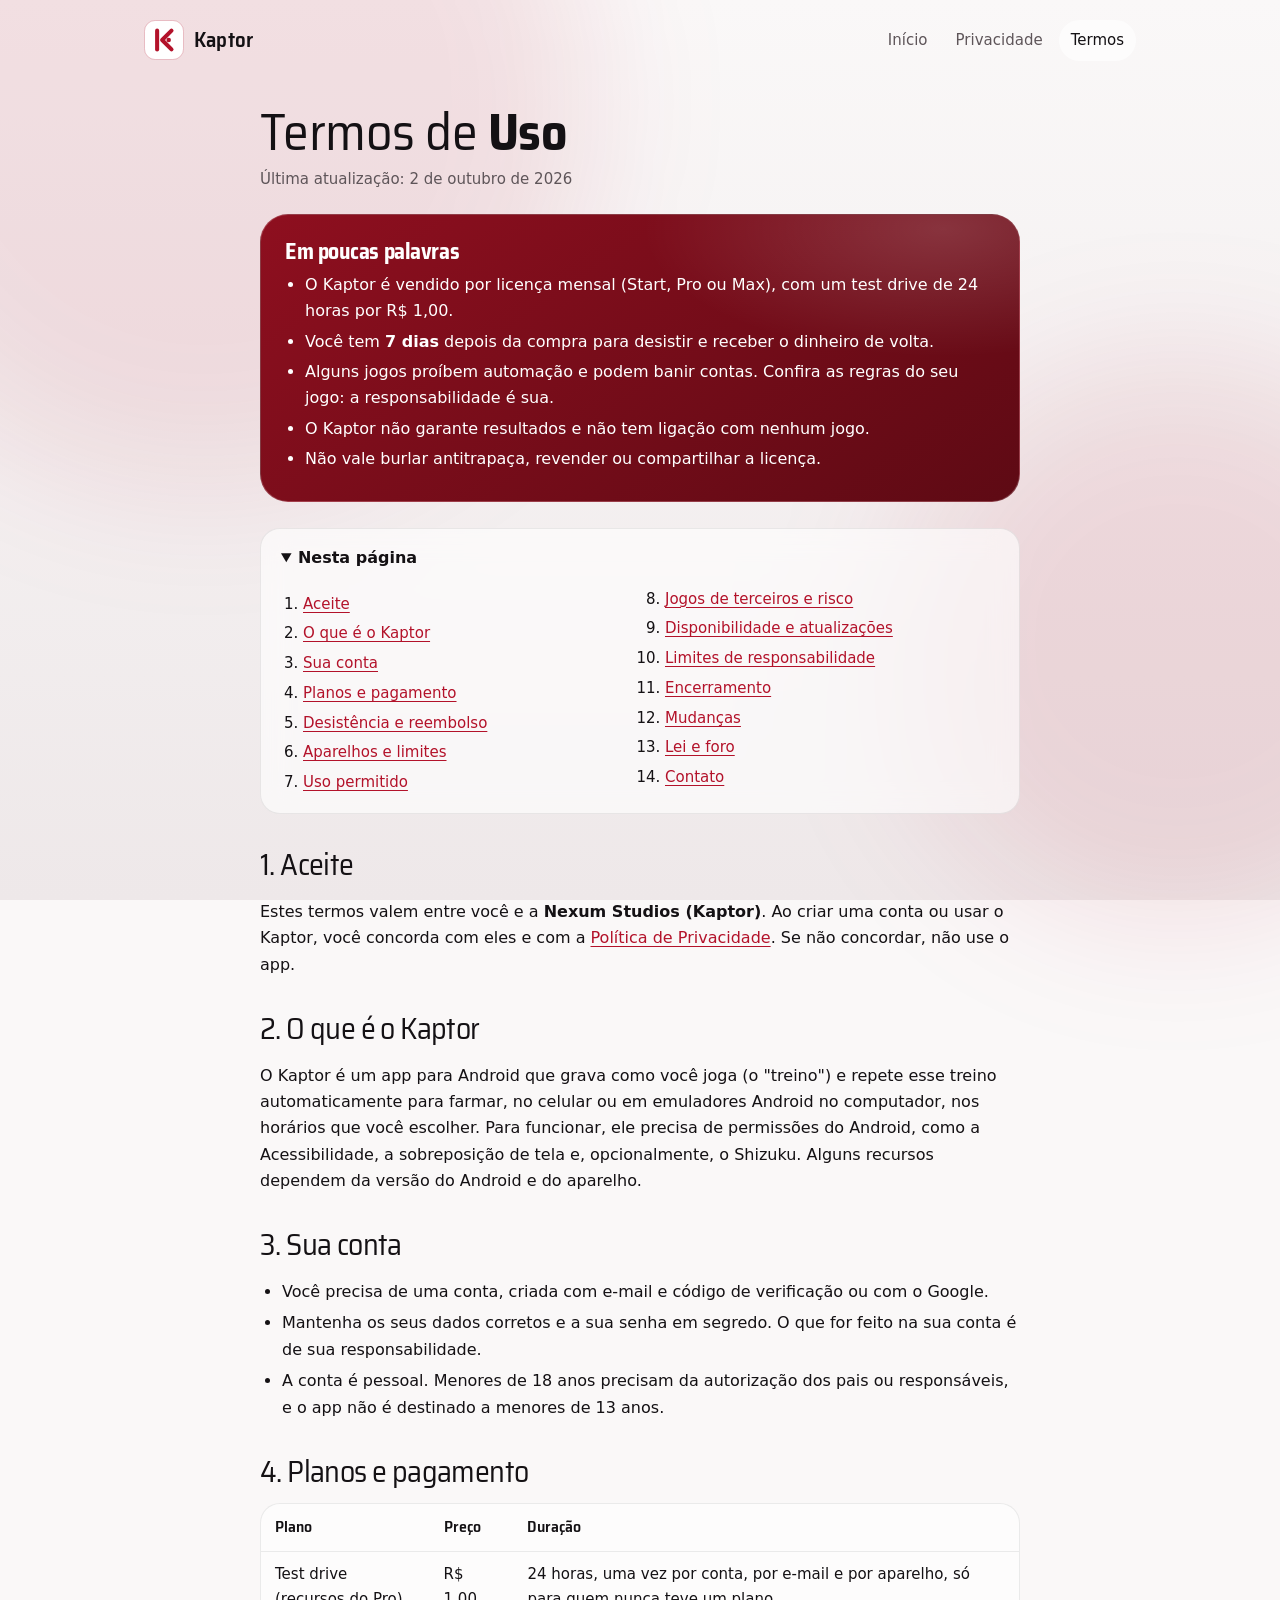
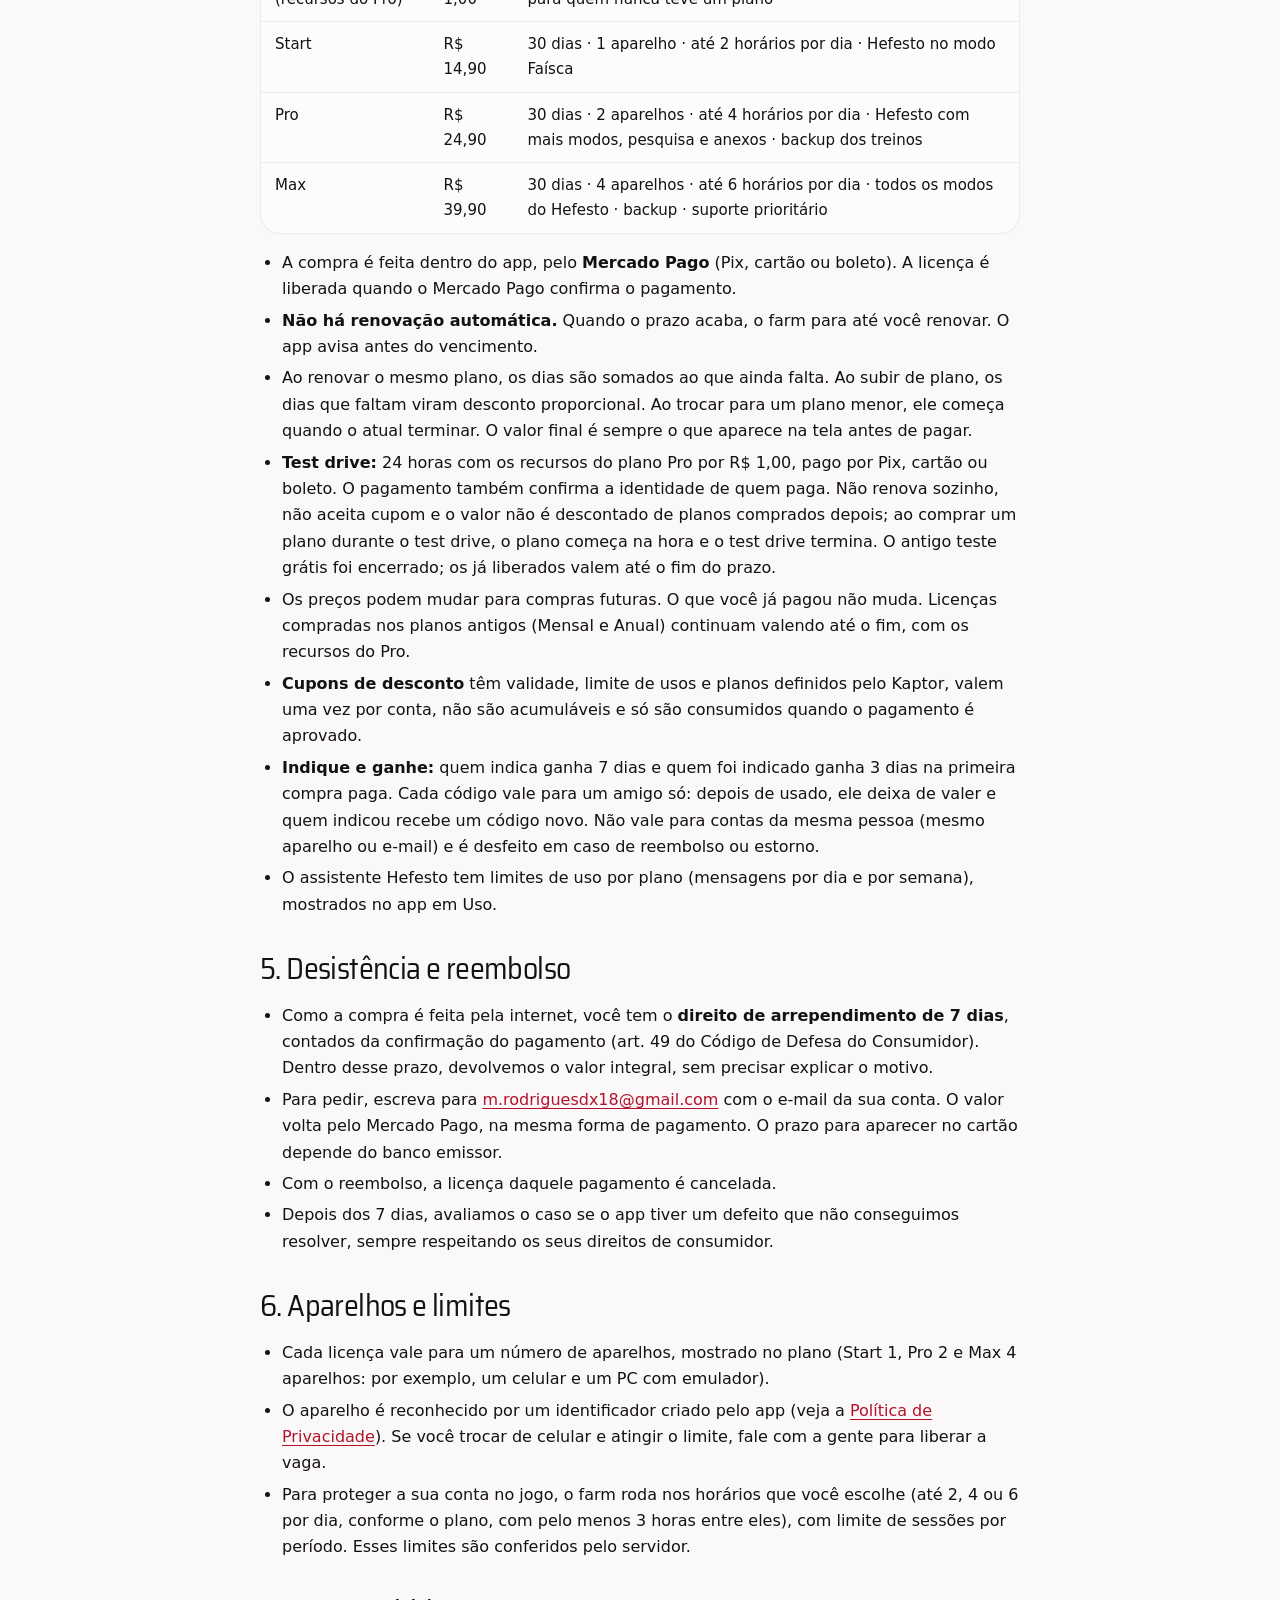
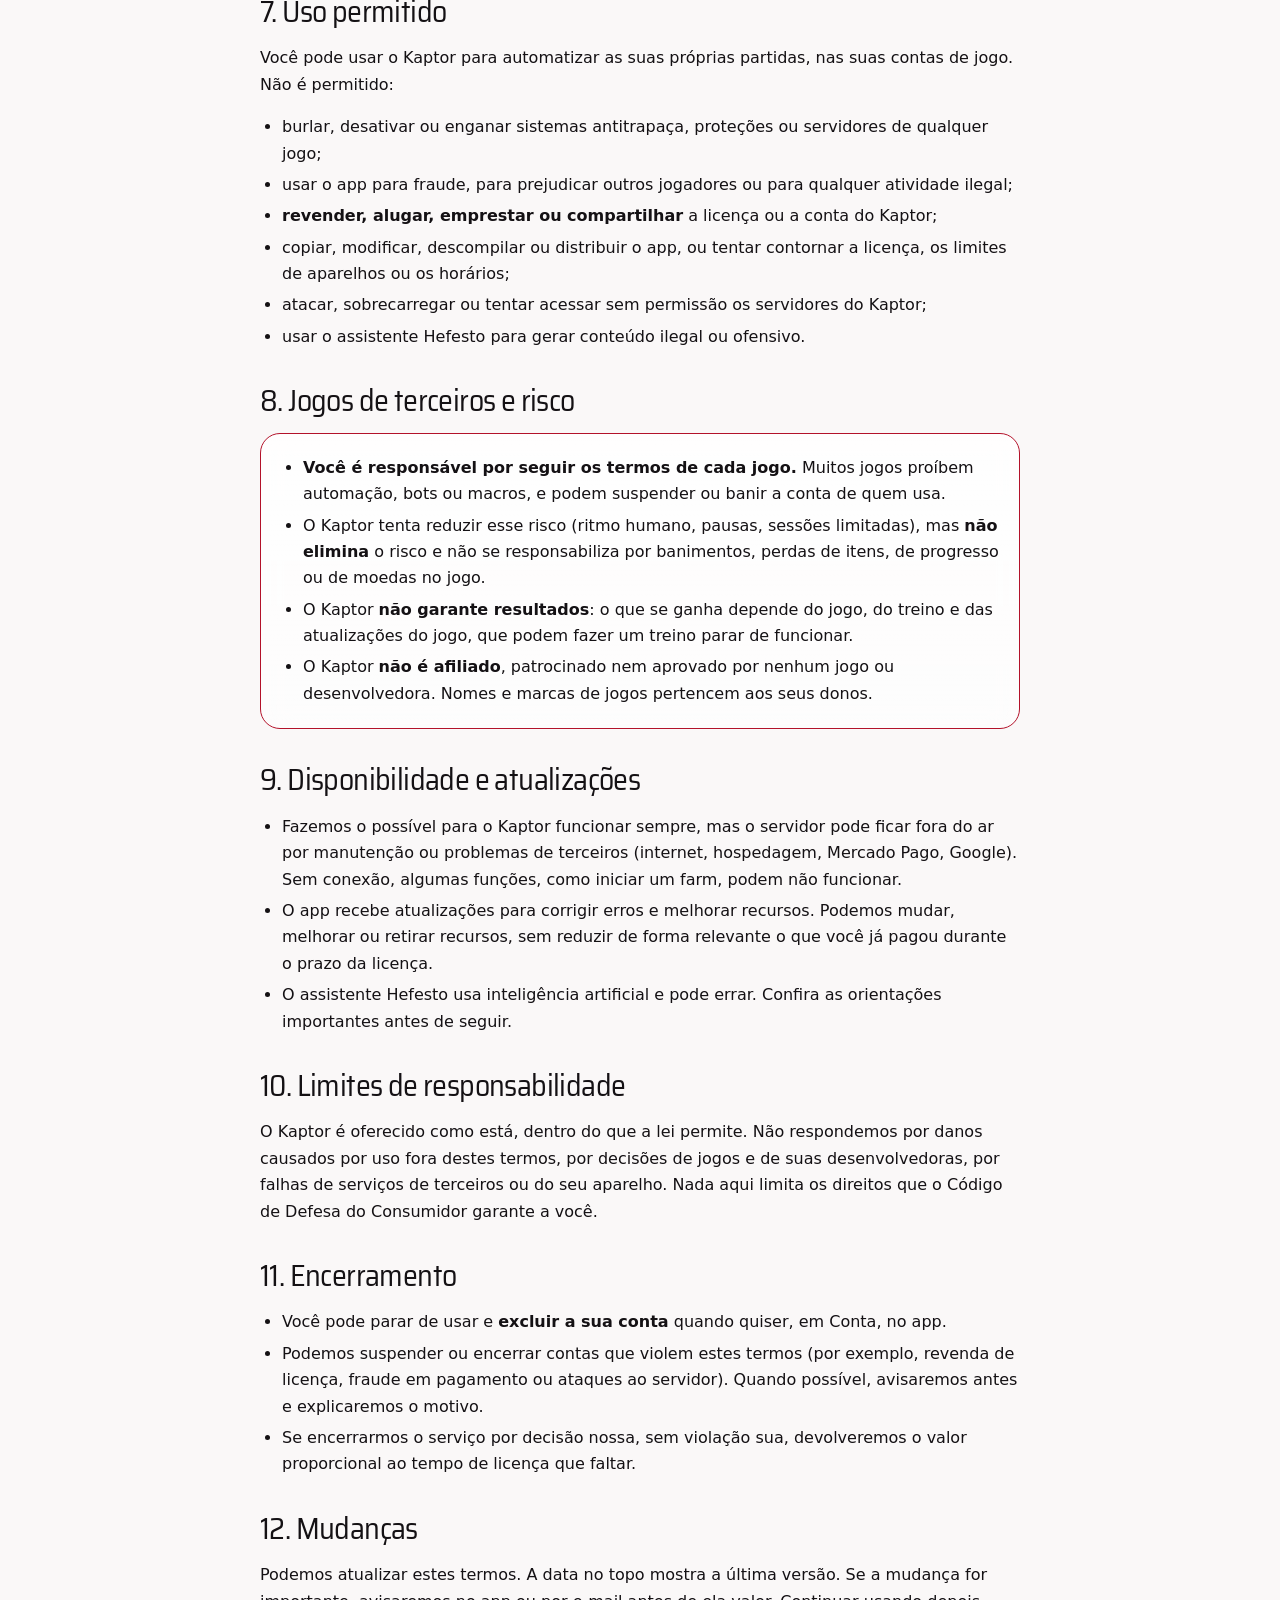
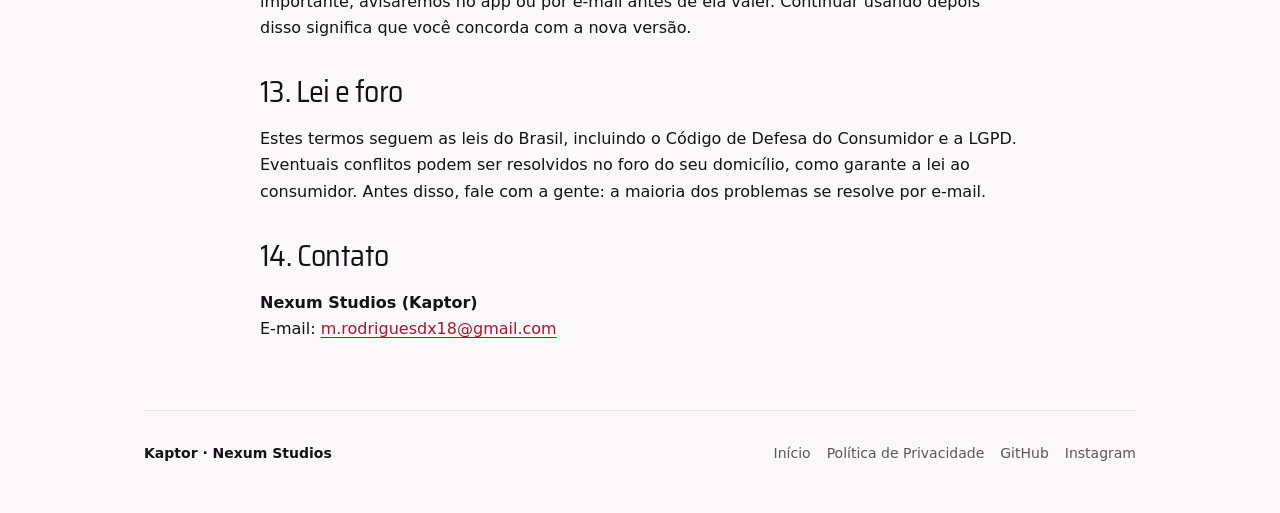
<file: termos.html>
<!doctype html>
<html lang="pt-BR">
<head>
<meta charset="utf-8">
<meta name="viewport" content="width=device-width, initial-scale=1">
<title>Termos de Uso · Kaptor</title>
<meta name="description" content="As regras de uso do Kaptor: planos, reembolso, limite de aparelhos, uso permitido e responsabilidades.">
<meta name="theme-color" content="#0A0A0C">
<link rel="icon" href="favicon.svg" type="image/svg+xml">
<link rel="preconnect" href="https://fonts.googleapis.com">
<link rel="preconnect" href="https://fonts.gstatic.com" crossorigin>
<link href="https://fonts.googleapis.com/css2?family=Saira+Semi+Condensed:wght@400;500;600;700&display=swap" rel="stylesheet">
<link rel="stylesheet" href="assets/site.css">
</head>
<body>
<div class="glow g1"></div><div class="glow g2"></div>

<div class="wrap">
  <nav class="top" aria-label="Principal">
    <a class="brand" href="./" aria-label="Kaptor, início">
      <svg class="logo" viewBox="0 0 64 64" aria-hidden="true"><rect x=".75" y=".75" width="62.5" height="62.5" rx="17.25" style="fill:var(--logo-bg);stroke:var(--logo-edge)" stroke-width="1.5"/><g fill="none" style="stroke:var(--logo-k)" stroke-width="6.5" stroke-linecap="round" stroke-linejoin="round"><path d="M21 17V47"/><path d="M44 17L29 32L44 47"/></g><circle cx="39.5" cy="32" r="3.6" style="fill:var(--logo-k)"/></svg>
      <span class="name">Kaptor</span>
    </a>
    <div class="links">
      <a class="opt" href="./">Início</a>
      <a href="privacidade.html">Privacidade</a>
      <a href="termos.html" aria-current="page">Termos</a>
    </div>
  </nav>

  <main class="doc">
    <h1>Termos de <b>Uso</b></h1>
    <p class="meta">Última atualização: 2 de outubro de 2026</p>

    <div class="red summary">
      <h2>Em poucas palavras</h2>
      <ul>
        <li>O Kaptor é vendido por licença mensal (Start, Pro ou Max), com um test drive de 24 horas por R$ 1,00.</li>
        <li>Você tem <b>7 dias</b> depois da compra para desistir e receber o dinheiro de volta.</li>
        <li>Alguns jogos proíbem automação e podem banir contas. Confira as regras do seu jogo: a responsabilidade é sua.</li>
        <li>O Kaptor não garante resultados e não tem ligação com nenhum jogo.</li>
        <li>Não vale burlar antitrapaça, revender ou compartilhar a licença.</li>
      </ul>
    </div>

    <details class="toc" open>
      <summary>Nesta página</summary>
      <ol>
        <li><a href="#aceite">Aceite</a></li>
        <li><a href="#servico">O que é o Kaptor</a></li>
        <li><a href="#conta">Sua conta</a></li>
        <li><a href="#planos">Planos e pagamento</a></li>
        <li><a href="#reembolso">Desistência e reembolso</a></li>
        <li><a href="#aparelhos">Aparelhos e limites</a></li>
        <li><a href="#uso">Uso permitido</a></li>
        <li><a href="#jogos">Jogos de terceiros e risco</a></li>
        <li><a href="#disponibilidade">Disponibilidade e atualizações</a></li>
        <li><a href="#responsabilidade">Limites de responsabilidade</a></li>
        <li><a href="#encerramento">Encerramento</a></li>
        <li><a href="#mudancas">Mudanças</a></li>
        <li><a href="#lei">Lei e foro</a></li>
        <li><a href="#contato">Contato</a></li>
      </ol>
    </details>

    <h2 id="aceite">1. Aceite</h2>
    <p>Estes termos valem entre você e a <b>Nexum Studios (Kaptor)</b>. Ao criar uma conta ou usar o Kaptor, você concorda com eles e com a <a href="privacidade.html">Política de Privacidade</a>. Se não concordar, não use o app.</p>

    <h2 id="servico">2. O que é o Kaptor</h2>
    <p>O Kaptor é um app para Android que grava como você joga (o "treino") e repete esse treino automaticamente para farmar, no celular ou em emuladores Android no computador, nos horários que você escolher. Para funcionar, ele precisa de permissões do Android, como a Acessibilidade, a sobreposição de tela e, opcionalmente, o Shizuku. Alguns recursos dependem da versão do Android e do aparelho.</p>

    <h2 id="conta">3. Sua conta</h2>
    <ul>
      <li>Você precisa de uma conta, criada com e-mail e código de verificação ou com o Google.</li>
      <li>Mantenha os seus dados corretos e a sua senha em segredo. O que for feito na sua conta é de sua responsabilidade.</li>
      <li>A conta é pessoal. Menores de 18 anos precisam da autorização dos pais ou responsáveis, e o app não é destinado a menores de 13 anos.</li>
    </ul>

    <h2 id="planos">4. Planos e pagamento</h2>
    <div class="table-wrap">
      <table class="stack">
        <thead><tr><th>Plano</th><th>Preço</th><th>Duração</th></tr></thead>
        <tbody>
          <tr><td>Test drive (recursos do Pro)</td><td>R$ 1,00</td><td>24 horas, uma vez por conta, por e-mail e por aparelho, só para quem nunca teve um plano</td></tr>
          <tr><td>Start</td><td>R$ 14,90</td><td>30 dias · 1 aparelho · até 2 horários por dia · Hefesto no modo Faísca</td></tr>
          <tr><td>Pro</td><td>R$ 24,90</td><td>30 dias · 2 aparelhos · até 4 horários por dia · Hefesto com mais modos, pesquisa e anexos · backup dos treinos</td></tr>
          <tr><td>Max</td><td>R$ 39,90</td><td>30 dias · 4 aparelhos · até 6 horários por dia · todos os modos do Hefesto · backup · suporte prioritário</td></tr>
        </tbody>
      </table>
    </div>
    <ul>
      <li>A compra é feita dentro do app, pelo <b>Mercado Pago</b> (Pix, cartão ou boleto). A licença é liberada quando o Mercado Pago confirma o pagamento.</li>
      <li><b>Não há renovação automática.</b> Quando o prazo acaba, o farm para até você renovar. O app avisa antes do vencimento.</li>
      <li>Ao renovar o mesmo plano, os dias são somados ao que ainda falta. Ao subir de plano, os dias que faltam viram desconto proporcional. Ao trocar para um plano menor, ele começa quando o atual terminar. O valor final é sempre o que aparece na tela antes de pagar.</li>
      <li><b>Test drive:</b> 24 horas com os recursos do plano Pro por R$ 1,00, pago por Pix, cartão ou boleto. O pagamento também confirma a identidade de quem paga. Não renova sozinho, não aceita cupom e o valor não é descontado de planos comprados depois; ao comprar um plano durante o test drive, o plano começa na hora e o test drive termina. O antigo teste grátis foi encerrado; os já liberados valem até o fim do prazo.</li>
      <li>Os preços podem mudar para compras futuras. O que você já pagou não muda. Licenças compradas nos planos antigos (Mensal e Anual) continuam valendo até o fim, com os recursos do Pro.</li>
      <li><b>Cupons de desconto</b> têm validade, limite de usos e planos definidos pelo Kaptor, valem uma vez por conta, não são acumuláveis e só são consumidos quando o pagamento é aprovado.</li>
      <li><b>Indique e ganhe:</b> quem indica ganha 7 dias e quem foi indicado ganha 3 dias na primeira compra paga. Cada código vale para um amigo só: depois de usado, ele deixa de valer e quem indicou recebe um código novo. Não vale para contas da mesma pessoa (mesmo aparelho ou e-mail) e é desfeito em caso de reembolso ou estorno.</li>
      <li>O assistente Hefesto tem limites de uso por plano (mensagens por dia e por semana), mostrados no app em Uso.</li>
    </ul>

    <h2 id="reembolso">5. Desistência e reembolso</h2>
    <ul>
      <li>Como a compra é feita pela internet, você tem o <b>direito de arrependimento de 7 dias</b>, contados da confirmação do pagamento (art. 49 do Código de Defesa do Consumidor). Dentro desse prazo, devolvemos o valor integral, sem precisar explicar o motivo.</li>
      <li>Para pedir, escreva para <a href="mailto:m.rodriguesdx18@gmail.com">m.rodriguesdx18@gmail.com</a> com o e-mail da sua conta. O valor volta pelo Mercado Pago, na mesma forma de pagamento. O prazo para aparecer no cartão depende do banco emissor.</li>
      <li>Com o reembolso, a licença daquele pagamento é cancelada.</li>
      <li>Depois dos 7 dias, avaliamos o caso se o app tiver um defeito que não conseguimos resolver, sempre respeitando os seus direitos de consumidor.</li>
    </ul>

    <h2 id="aparelhos">6. Aparelhos e limites</h2>
    <ul>
      <li>Cada licença vale para um número de aparelhos, mostrado no plano (Start 1, Pro 2 e Max 4 aparelhos: por exemplo, um celular e um PC com emulador).</li>
      <li>O aparelho é reconhecido por um identificador criado pelo app (veja a <a href="privacidade.html#coleta">Política de Privacidade</a>). Se você trocar de celular e atingir o limite, fale com a gente para liberar a vaga.</li>
      <li>Para proteger a sua conta no jogo, o farm roda nos horários que você escolhe (até 2, 4 ou 6 por dia, conforme o plano, com pelo menos 3 horas entre eles), com limite de sessões por período. Esses limites são conferidos pelo servidor.</li>
    </ul>

    <h2 id="uso">7. Uso permitido</h2>
    <p>Você pode usar o Kaptor para automatizar as suas próprias partidas, nas suas contas de jogo. Não é permitido:</p>
    <ul>
      <li>burlar, desativar ou enganar sistemas antitrapaça, proteções ou servidores de qualquer jogo;</li>
      <li>usar o app para fraude, para prejudicar outros jogadores ou para qualquer atividade ilegal;</li>
      <li><b>revender, alugar, emprestar ou compartilhar</b> a licença ou a conta do Kaptor;</li>
      <li>copiar, modificar, descompilar ou distribuir o app, ou tentar contornar a licença, os limites de aparelhos ou os horários;</li>
      <li>atacar, sobrecarregar ou tentar acessar sem permissão os servidores do Kaptor;</li>
      <li>usar o assistente Hefesto para gerar conteúdo ilegal ou ofensivo.</li>
    </ul>

    <h2 id="jogos">8. Jogos de terceiros e risco</h2>
    <div class="card alert">
      <ul>
        <li><b>Você é responsável por seguir os termos de cada jogo.</b> Muitos jogos proíbem automação, bots ou macros, e podem suspender ou banir a conta de quem usa.</li>
        <li>O Kaptor tenta reduzir esse risco (ritmo humano, pausas, sessões limitadas), mas <b>não elimina</b> o risco e não se responsabiliza por banimentos, perdas de itens, de progresso ou de moedas no jogo.</li>
        <li>O Kaptor <b>não garante resultados</b>: o que se ganha depende do jogo, do treino e das atualizações do jogo, que podem fazer um treino parar de funcionar.</li>
        <li>O Kaptor <b>não é afiliado</b>, patrocinado nem aprovado por nenhum jogo ou desenvolvedora. Nomes e marcas de jogos pertencem aos seus donos.</li>
      </ul>
    </div>

    <h2 id="disponibilidade">9. Disponibilidade e atualizações</h2>
    <ul>
      <li>Fazemos o possível para o Kaptor funcionar sempre, mas o servidor pode ficar fora do ar por manutenção ou problemas de terceiros (internet, hospedagem, Mercado Pago, Google). Sem conexão, algumas funções, como iniciar um farm, podem não funcionar.</li>
      <li>O app recebe atualizações para corrigir erros e melhorar recursos. Podemos mudar, melhorar ou retirar recursos, sem reduzir de forma relevante o que você já pagou durante o prazo da licença.</li>
      <li>O assistente Hefesto usa inteligência artificial e pode errar. Confira as orientações importantes antes de seguir.</li>
    </ul>

    <h2 id="responsabilidade">10. Limites de responsabilidade</h2>
    <p>O Kaptor é oferecido como está, dentro do que a lei permite. Não respondemos por danos causados por uso fora destes termos, por decisões de jogos e de suas desenvolvedoras, por falhas de serviços de terceiros ou do seu aparelho. Nada aqui limita os direitos que o Código de Defesa do Consumidor garante a você.</p>

    <h2 id="encerramento">11. Encerramento</h2>
    <ul>
      <li>Você pode parar de usar e <b>excluir a sua conta</b> quando quiser, em Conta, no app.</li>
      <li>Podemos suspender ou encerrar contas que violem estes termos (por exemplo, revenda de licença, fraude em pagamento ou ataques ao servidor). Quando possível, avisaremos antes e explicaremos o motivo.</li>
      <li>Se encerrarmos o serviço por decisão nossa, sem violação sua, devolveremos o valor proporcional ao tempo de licença que faltar.</li>
    </ul>

    <h2 id="mudancas">12. Mudanças</h2>
    <p>Podemos atualizar estes termos. A data no topo mostra a última versão. Se a mudança for importante, avisaremos no app ou por e-mail antes de ela valer. Continuar usando depois disso significa que você concorda com a nova versão.</p>

    <h2 id="lei">13. Lei e foro</h2>
    <p>Estes termos seguem as leis do Brasil, incluindo o Código de Defesa do Consumidor e a LGPD. Eventuais conflitos podem ser resolvidos no foro do seu domicílio, como garante a lei ao consumidor. Antes disso, fale com a gente: a maioria dos problemas se resolve por e-mail.</p>

    <h2 id="contato">14. Contato</h2>
    <p><b>Nexum Studios (Kaptor)</b><br>E-mail: <a href="mailto:m.rodriguesdx18@gmail.com">m.rodriguesdx18@gmail.com</a></p>
  </main>

  <footer class="site">
    <span class="who">Kaptor · Nexum Studios</span>
    <nav aria-label="Links do rodapé">
      <a href="./">Início</a>
      <a href="privacidade.html">Política de Privacidade</a>
      <a href="https://github.com/muurxdev" rel="noopener">GitHub</a>
      <a href="https://www.instagram.com/muurx_/" rel="noopener">Instagram</a>
    </nav>
  </footer>
</div>
</body>
</html>
</file>
<file: assets/site.css>
/* Kaptor · identidade vermelha (claro = vermelho e branco, escuro = vermelho e preto) + vidro fosco.
   Mesmos tokens da landing do app (web/index.html). */
:root {
  --sky-top: #FAF8F8; --sky-bottom: #EEE8E9; --glow: rgba(179,18,42,.10);
  --glass: rgba(255,255,255,.62); --glass-strong: rgba(255,255,255,.85); --glass-line: rgba(20,17,20,.08);
  --ink: #141114; --muted: #5E5559; --red: #8E0F1F; --red-deep: #5E0A14; --red-glass: rgba(255,255,255,.12);
  --red-line: rgba(255,255,255,.2); --accent: #B3122A; --accent-soft: rgba(179,18,42,.10);
  --action: #B3122A; --action-deep: #8E0F1F; --ok: #157A4D; --ok-on-red: #7FE0AE; --danger: #B83A0A;
  --logo-bg: #FFFFFF; --logo-k: #B3122A; --logo-edge: rgba(179,18,42,.25);
  --font-hud: "Saira Semi Condensed", "Segoe UI Variable Display", system-ui, sans-serif;
  --r-card: 20px; --r-container: 28px; --enter: cubic-bezier(.05,.7,.1,1);
  color-scheme: light;
}
@media (prefers-color-scheme: dark) {
  :root {
    --sky-top: #0A0A0C; --sky-bottom: #141418; --glow: rgba(176,16,42,.22);
    --glass: rgba(255,255,255,.05); --glass-strong: rgba(255,255,255,.09); --glass-line: rgba(255,255,255,.10);
    --ink: #F2F1F3; --muted: #A8A6AD; --red: #5A0B16; --red-deep: #140609; --accent: #EC4A5F;
    --accent-soft: rgba(236,74,95,.14); --action: #D0142C; --action-deep: #8E0F1F; --ok: #4FD394; --danger: #FF8A4C;
    --logo-bg: #0A0A0C; --logo-k: #D0142C; --logo-edge: rgba(208,20,44,.35);
    color-scheme: dark;
  }
}
* { box-sizing: border-box; }
html { scroll-behavior: smooth; -webkit-text-size-adjust: 100%; }
body {
  margin: 0; color: var(--ink); font: 16px/1.65 "Segoe UI Variable Text", system-ui, -apple-system, Roboto, sans-serif;
  background: linear-gradient(var(--sky-top), var(--sky-bottom)) fixed; background-color: var(--sky-top);
  min-height: 100vh; overflow-x: hidden;
}
a { color: var(--accent); text-underline-offset: 3px; }
a:focus-visible, button:focus-visible, summary:focus-visible { outline: 3px solid var(--accent); outline-offset: 3px; border-radius: 8px; }
.glow { position: fixed; border-radius: 50%; filter: blur(70px); background: var(--glow); z-index: -1; pointer-events: none; animation: drift 24s ease-in-out infinite alternate; }
.g1 { width: 60vw; height: 60vw; left: -14vw; top: -22vw; }
.g2 { width: 44vw; height: 44vw; right: -14vw; top: 40vh; animation-duration: 29s; }
@keyframes drift { to { transform: translate(7vw, 5vh); } }
.wrap { max-width: 1040px; margin: 0 auto; padding: 0 16px; }
@media (min-width: 600px) { .wrap { padding: 0 24px; } }

/* Topo */
nav.top { display: flex; align-items: center; gap: 10px; padding: 20px 0; flex-wrap: wrap; }
nav.top .brand { display: flex; align-items: center; gap: 10px; flex: 1; text-decoration: none; color: var(--ink); min-width: 0; }
nav.top .name { font-family: var(--font-hud); font-size: 21px; font-weight: 600; letter-spacing: .01em; }
.logo { width: 40px; height: 40px; flex: none; }
nav.top .links { display: flex; gap: 4px; flex-wrap: wrap; }
nav.top .links a { color: var(--muted); text-decoration: none; font-size: 15px; padding: 8px 12px; border-radius: 999px; }
nav.top .links a:hover, nav.top .links a[aria-current="page"] { color: var(--ink); background: var(--glass); }
@media (max-width: 520px) { nav.top .links a.opt { display: none; } }

.pill { display: inline-flex; align-items: center; justify-content: center; gap: 8px; border-radius: 999px; padding: 13px 22px; min-height: 48px; font-weight: 600; text-decoration: none; transition: transform .2s var(--enter); border: 0; font: inherit; font-weight: 600; cursor: pointer; }
.pill:active { transform: scale(.97); }
.pill.primary { background: linear-gradient(135deg, var(--action), var(--action-deep)); color: #fff; }
.pill.glass { background: var(--glass); border: 1px solid var(--glass-line); color: var(--ink); backdrop-filter: blur(14px); }

h1, h2, h3, .big, .price { font-family: var(--font-hud); }
h1 { font-size: clamp(38px, 8vw, 68px); line-height: 1.04; letter-spacing: -.01em; font-weight: 400; margin: 24px 0 16px; }
h1 b, h2 b { font-weight: 650; }
.lead { color: var(--muted); font-size: 19px; max-width: 580px; margin: 0 0 26px; }
.cta { display: flex; flex-wrap: wrap; gap: 10px; }

.hero { display: grid; grid-template-columns: 1.1fr .9fr; gap: 28px; align-items: center; padding-bottom: 28px; }
.red {
  background: linear-gradient(145deg, var(--red), var(--red-deep)); color: #fff; border: 1px solid var(--red-line);
  border-radius: var(--r-container); padding: 24px; position: relative; overflow: hidden;
}
.red::after { content: ""; position: absolute; right: -30%; top: -40%; width: 80%; height: 90%; background: radial-gradient(rgba(255,255,255,.16), transparent 70%); pointer-events: none; }
.red small { opacity: .75; }
.big { font-size: 56px; font-weight: 650; letter-spacing: -.02em; font-variant-numeric: tabular-nums; margin: 4px 0 12px; line-height: 1.1; }
.big span { opacity: .45; }
.chips { display: flex; flex-wrap: wrap; gap: 8px; margin-bottom: 16px; }
.chip { border: 1px solid var(--red-line); background: var(--red-glass); border-radius: 999px; padding: 5px 12px; font-size: 13px; font-variant-numeric: tabular-nums; }
.actions { display: grid; grid-template-columns: repeat(3, 1fr); gap: 10px; }
.act { background: var(--red-glass); border: 1px solid var(--red-line); border-radius: var(--r-card); padding: 14px 6px; text-align: center; font-size: 13px; }
.act svg { display: block; margin: 0 auto 6px; }

section { padding: 36px 0; }
h2 { font-size: clamp(28px, 5vw, 40px); font-weight: 400; letter-spacing: -.02em; margin: 0 0 20px; line-height: 1.15; }
.grid { display: grid; grid-template-columns: repeat(2, 1fr); gap: 14px; }
.grid.three { grid-template-columns: repeat(3, 1fr); }
.tile {
  background: linear-gradient(var(--glass-strong), var(--glass)); border: 1px solid var(--glass-line); border-radius: var(--r-card);
  padding: 20px; display: flex; flex-direction: column; gap: 8px; backdrop-filter: blur(14px);
}
.tile h3 { margin: 4px 0 0; font-size: 19px; line-height: 1.25; }
.tile p { margin: 0; color: var(--muted); font-size: 15px; }
.tile.red p { color: rgba(255,255,255,.78); }
.ico { width: 42px; height: 42px; border-radius: 50%; display: grid; place-items: center; background: var(--accent-soft); color: var(--accent); font-weight: 700; flex: none; }
.tile.red .ico { background: var(--red-glass); color: #fff; }
.price { font-size: 40px; font-weight: 650; font-variant-numeric: tabular-nums; margin: 4px 0; line-height: 1.1; }
.price small { font-size: 15px; font-weight: 400; opacity: .7; }
ul.check { list-style: none; padding: 0; margin: 6px 0 0; font-size: 15px; }
ul.check li { padding-left: 22px; position: relative; }
ul.check li::before { content: "✓"; position: absolute; left: 0; color: var(--ok); font-weight: 700; }
.tile.red ul.check li::before { color: var(--ok-on-red); }
.note { color: var(--muted); font-size: 15px; text-align: center; max-width: 680px; margin: 18px auto 0; }
.warn-box { border: 1px solid var(--danger); background: var(--glass); border-radius: var(--r-card); padding: 18px 20px; backdrop-filter: blur(14px); }
.warn-box strong { color: var(--danger); }

/* Páginas de texto (privacidade, termos) */
.doc { max-width: 760px; margin: 0 auto; padding-bottom: 24px; }
.doc h1 { font-size: clamp(34px, 7vw, 52px); margin-bottom: 8px; }
.doc .meta { color: var(--muted); margin: 0 0 22px; font-size: 15px; }
.doc .summary { margin-bottom: 26px; }
.doc .summary h2 { font-size: 22px; margin: 0 0 8px; color: #fff; font-weight: 650; }
.doc .summary ul { margin: 0; padding-left: 20px; position: relative; z-index: 1; }
.doc .summary li { margin: 4px 0; }
.toc { background: var(--glass); border: 1px solid var(--glass-line); border-radius: var(--r-card); padding: 16px 20px; margin-bottom: 28px; backdrop-filter: blur(14px); }
.toc summary { cursor: pointer; font-weight: 600; min-height: 32px; }
.toc ol { margin: 10px 0 0; padding-left: 22px; columns: 2; column-gap: 28px; font-size: 15px; }
.toc li { break-inside: avoid; margin: 3px 0; }
@media (max-width: 600px) { .toc ol { columns: 1; } }
.doc h2 { font-size: clamp(24px, 4.4vw, 30px); margin: 34px 0 10px; scroll-margin-top: 16px; }
.doc h3 { font-size: 19px; margin: 22px 0 6px; }
.doc p, .doc li { overflow-wrap: anywhere; }
.doc ul, .doc ol { padding-left: 22px; }
.doc li { margin: 5px 0; }
.card { background: linear-gradient(var(--glass-strong), var(--glass)); border: 1px solid var(--glass-line); border-radius: var(--r-card); padding: 16px 20px; margin: 14px 0; backdrop-filter: blur(14px); }
.card.alert { border-color: var(--accent); }
.card > :first-child { margin-top: 0; } .card > :last-child { margin-bottom: 0; }
.table-wrap { overflow-x: auto; border: 1px solid var(--glass-line); border-radius: var(--r-card); background: var(--glass); margin: 14px 0; }
table { border-collapse: collapse; width: 100%; font-size: 15px; }
th, td { text-align: left; vertical-align: top; padding: 10px 14px; border-bottom: 1px solid var(--glass-line); }
th { font-family: var(--font-hud); font-weight: 600; font-size: 16px; }
tr:last-child td { border-bottom: 0; }
@media (max-width: 600px) {
  table.stack thead { display: none; }
  table.stack tr { display: block; border-bottom: 1px solid var(--glass-line); padding: 8px 0; }
  table.stack tr:last-child { border-bottom: 0; }
  table.stack td { display: block; border: 0; padding: 4px 14px; }
  table.stack td:first-child { font-weight: 650; }
}

footer.site { border-top: 1px solid var(--glass-line); margin-top: 28px; padding: 26px 0 44px; color: var(--muted); font-size: 14px; display: flex; flex-wrap: wrap; gap: 12px 20px; align-items: center; justify-content: space-between; }
footer.site .who { font-weight: 600; color: var(--ink); }
footer.site nav { display: flex; flex-wrap: wrap; gap: 4px 16px; }
footer.site a { color: var(--muted); text-decoration: none; display: inline-flex; align-items: center; gap: 6px; min-height: 32px; }
footer.site a:hover { color: var(--ink); }
footer.site .fine { flex-basis: 100%; font-size: 13px; }

.reveal { opacity: 0; transform: translateY(8px); animation: up .3s var(--enter) forwards; }
.d1 { animation-delay: .04s } .d2 { animation-delay: .08s } .d3 { animation-delay: .12s }
@keyframes up { to { opacity: 1; transform: none; } }
@media (prefers-reduced-motion: reduce) { html { scroll-behavior: auto } .glow { animation: none } .reveal { animation: none; opacity: 1; transform: none } }
@media (max-width: 860px) { .grid.three { grid-template-columns: 1fr 1fr; } }
@media (max-width: 760px) { .hero { grid-template-columns: 1fr } .grid, .grid.three { grid-template-columns: 1fr } .big { font-size: 48px; } }
</file>
